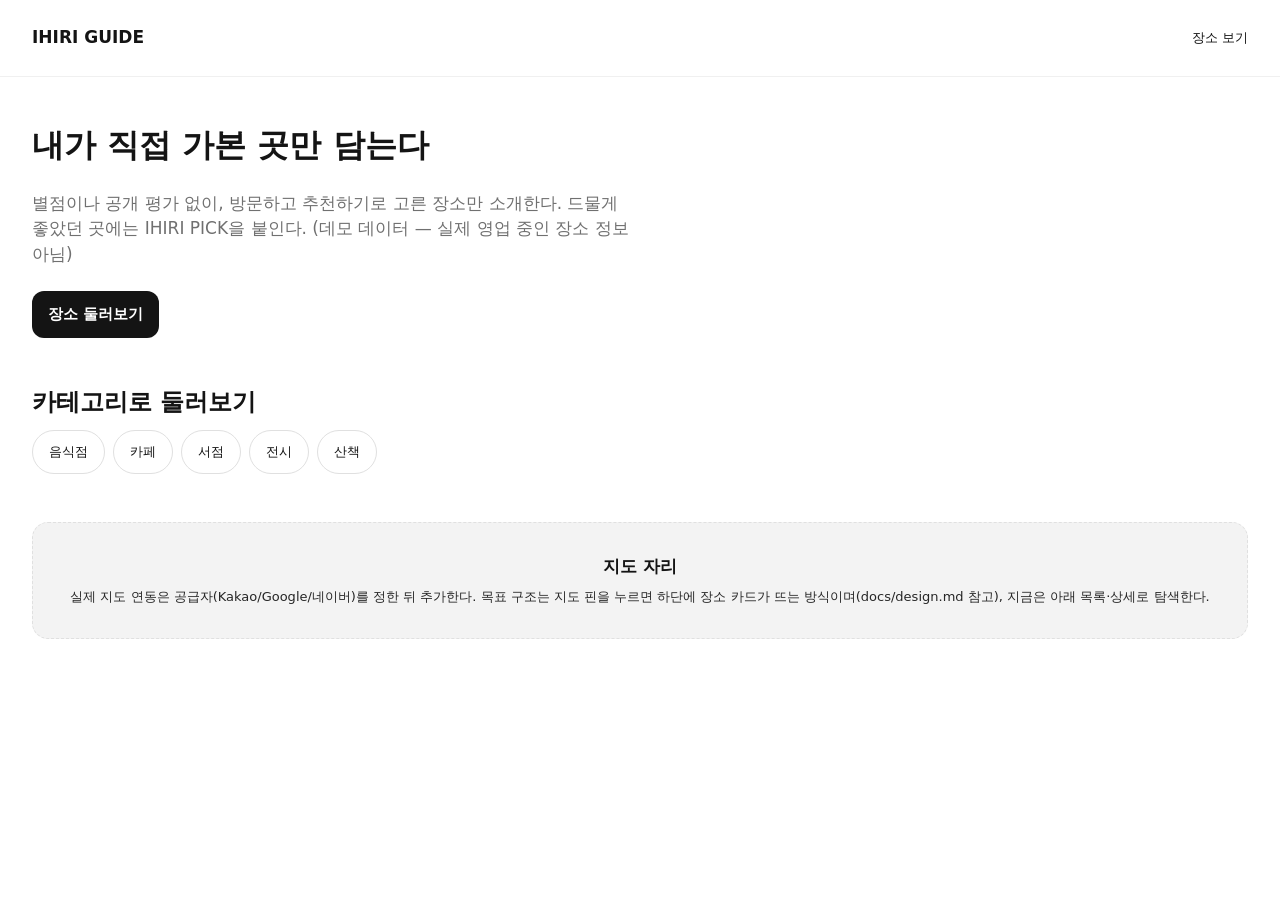
<file: ihiri-pickplace/index.html>
<!DOCTYPE html><!--T_Prrvd8GSF_u5_WhAFz8--><html lang="ko" class="h-full antialiased"><head><meta charSet="utf-8"/><meta name="viewport" content="width=device-width, initial-scale=1"/><link rel="stylesheet" href="/ihiri-pickplace/_next/static/css/95b7f43045d055ea.css" data-precedence="next"/><link rel="preload" as="script" fetchPriority="low" href="/ihiri-pickplace/_next/static/chunks/webpack-e9f0e71c3b3a4c23.js"/><script src="/ihiri-pickplace/_next/static/chunks/026dac2b-8129c9b4ce4fa42c.js" async=""></script><script src="/ihiri-pickplace/_next/static/chunks/955-4f0d7926146a3f36.js" async=""></script><script src="/ihiri-pickplace/_next/static/chunks/main-app-06295a3715cd279b.js" async=""></script><script src="/ihiri-pickplace/_next/static/chunks/307-0ffb631b9d63e69a.js" async=""></script><script src="/ihiri-pickplace/_next/static/chunks/app/page-40b80aaf1098b9ac.js" async=""></script><meta name="theme-color" content="#141414"/><title>IHIRI GUIDE</title><meta name="description" content="직접 방문하고 추천하기로 고른 장소만 소개하는 개인 큐레이션 가이드 (데모 데이터, 실제 영업 중인 장소 정보 아님)"/><link rel="manifest" href="/ihiri-pickplace/manifest.webmanifest"/><link rel="icon" href="/ihiri-pickplace/icons/favicon.svg" type="image/svg+xml"/><link rel="apple-touch-icon" href="/ihiri-pickplace/icons/apple-touch-icon.png" sizes="180x180"/><script src="/ihiri-pickplace/_next/static/chunks/polyfills-42372ed130431b0a.js" noModule=""></script></head><body class="min-h-full flex flex-col bg-canvas text-ink"><div hidden=""><!--$--><!--/$--></div><header class="border-b border-hairline-soft"><div class="mx-auto max-w-[1440px] px-4 sm:px-6 lg:px-8 py-4 flex items-center justify-between"><a data-type="emphasis" class="inline-flex items-center min-h-11 text-emphasis font-semibold" href="/ihiri-pickplace/">IHIRI GUIDE</a><nav aria-label="주요 이동"><a data-type="body-sm" class="inline-flex items-center min-h-11 text-body-sm hover:text-accent transition-colors" href="/ihiri-pickplace/places/">장소 보기</a></nav></div></header><main class="flex-1"><section class="mx-auto max-w-[1440px] px-4 sm:px-6 lg:px-8 py-12 flex flex-col gap-6"><h1 data-type="display" class="text-display font-bold break-keep max-w-[720px]">내가 직접 가본 곳만 담는다</h1><p data-type="body-lg" class="text-body-lg font-light text-text-muted max-w-[640px] break-keep">별점이나 공개 평가 없이, 방문하고 추천하기로 고른 장소만 소개한다. 드물게 좋았던 곳에는 IHIRI PICK을 붙인다. (데모 데이터 — 실제 영업 중인 장소 정보 아님)</p><div><a data-ui="button" class="inline-flex items-center justify-center rounded-control px-4 py-3 text-body font-semibold transition-colors bg-ink text-white hover:bg-ink-soft" href="/ihiri-pickplace/places/">장소 둘러보기</a></div></section><section class="mx-auto max-w-[1440px] px-4 sm:px-6 lg:px-8 pb-12 flex flex-col gap-3"><h2 data-type="section" class="text-section font-bold">카테고리로 둘러보기</h2><div class="flex flex-wrap gap-2"><a data-ui="pill" data-type="body-sm" class="inline-flex items-center justify-center min-h-11 rounded-pill border border-hairline px-4 py-2 text-body-sm hover:bg-canvas-soft transition-colors" href="/ihiri-pickplace/places/?category=%EC%9D%8C%EC%8B%9D%EC%A0%90">음식점</a><a data-ui="pill" data-type="body-sm" class="inline-flex items-center justify-center min-h-11 rounded-pill border border-hairline px-4 py-2 text-body-sm hover:bg-canvas-soft transition-colors" href="/ihiri-pickplace/places/?category=%EC%B9%B4%ED%8E%98">카페</a><a data-ui="pill" data-type="body-sm" class="inline-flex items-center justify-center min-h-11 rounded-pill border border-hairline px-4 py-2 text-body-sm hover:bg-canvas-soft transition-colors" href="/ihiri-pickplace/places/?category=%EC%84%9C%EC%A0%90">서점</a><a data-ui="pill" data-type="body-sm" class="inline-flex items-center justify-center min-h-11 rounded-pill border border-hairline px-4 py-2 text-body-sm hover:bg-canvas-soft transition-colors" href="/ihiri-pickplace/places/?category=%EC%A0%84%EC%8B%9C">전시</a><a data-ui="pill" data-type="body-sm" class="inline-flex items-center justify-center min-h-11 rounded-pill border border-hairline px-4 py-2 text-body-sm hover:bg-canvas-soft transition-colors" href="/ihiri-pickplace/places/?category=%EC%82%B0%EC%B1%85">산책</a></div></section><section class="mx-auto max-w-[1440px] px-4 sm:px-6 lg:px-8 pb-16"><div data-ui="card" class="rounded-card border border-dashed border-hairline bg-canvas-soft p-8 text-center"><p data-type="emphasis" class="text-emphasis font-semibold">지도 자리</p><p data-type="body-sm" class="text-body-sm text-ink-soft mt-2">실제 지도 연동은 공급자(Kakao/Google/네이버)를 정한 뒤 추가한다. 목표 구조는 지도 핀을 누르면 하단에 장소 카드가 뜨는 방식이며(docs/design.md 참고), 지금은 아래 목록·상세로 탐색한다.</p></div></section></main><!--$--><!--/$--><script src="/ihiri-pickplace/_next/static/chunks/webpack-e9f0e71c3b3a4c23.js" id="_R_" async=""></script><script>(self.__next_f=self.__next_f||[]).push([0])</script><script>self.__next_f.push([1,"1:\"$Sreact.fragment\"\n2:I[2870,[],\"\"]\n3:I[1772,[],\"\"]\n4:I[9307,[\"307\",\"static/chunks/307-0ffb631b9d63e69a.js\",\"974\",\"static/chunks/app/page-40b80aaf1098b9ac.js\"],\"\"]\na:I[5582,[],\"\"]\n:HL[\"/ihiri-pickplace/_next/static/css/95b7f43045d055ea.css\",\"style\"]\n"])</script><script>self.__next_f.push([1,"0:{\"P\":null,\"b\":\"T_Prrvd8GSF-u5-WhAFz8\",\"p\":\"/ihiri-pickplace\",\"c\":[\"\",\"\"],\"i\":false,\"f\":[[[\"\",{\"children\":[\"__PAGE__\",{}]},\"$undefined\",\"$undefined\",true],[\"\",[\"$\",\"$1\",\"c\",{\"children\":[[[\"$\",\"link\",\"0\",{\"rel\":\"stylesheet\",\"href\":\"/ihiri-pickplace/_next/static/css/95b7f43045d055ea.css\",\"precedence\":\"next\",\"crossOrigin\":\"$undefined\",\"nonce\":\"$undefined\"}]],[\"$\",\"html\",null,{\"lang\":\"ko\",\"className\":\"h-full antialiased\",\"children\":[\"$\",\"body\",null,{\"className\":\"min-h-full flex flex-col bg-canvas text-ink\",\"children\":[\"$\",\"$L2\",null,{\"parallelRouterKey\":\"children\",\"error\":\"$undefined\",\"errorStyles\":\"$undefined\",\"errorScripts\":\"$undefined\",\"template\":[\"$\",\"$L3\",null,{}],\"templateStyles\":\"$undefined\",\"templateScripts\":\"$undefined\",\"notFound\":[[[\"$\",\"title\",null,{\"children\":\"404: This page could not be found.\"}],[\"$\",\"div\",null,{\"style\":{\"fontFamily\":\"system-ui,\\\"Segoe UI\\\",Roboto,Helvetica,Arial,sans-serif,\\\"Apple Color Emoji\\\",\\\"Segoe UI Emoji\\\"\",\"height\":\"100vh\",\"textAlign\":\"center\",\"display\":\"flex\",\"flexDirection\":\"column\",\"alignItems\":\"center\",\"justifyContent\":\"center\"},\"children\":[\"$\",\"div\",null,{\"children\":[[\"$\",\"style\",null,{\"dangerouslySetInnerHTML\":{\"__html\":\"body{color:#000;background:#fff;margin:0}.next-error-h1{border-right:1px solid rgba(0,0,0,.3)}@media (prefers-color-scheme:dark){body{color:#fff;background:#000}.next-error-h1{border-right:1px solid rgba(255,255,255,.3)}}\"}}],[\"$\",\"h1\",null,{\"className\":\"next-error-h1\",\"style\":{\"display\":\"inline-block\",\"margin\":\"0 20px 0 0\",\"padding\":\"0 23px 0 0\",\"fontSize\":24,\"fontWeight\":500,\"verticalAlign\":\"top\",\"lineHeight\":\"49px\"},\"children\":404}],[\"$\",\"div\",null,{\"style\":{\"display\":\"inline-block\"},\"children\":[\"$\",\"h2\",null,{\"style\":{\"fontSize\":14,\"fontWeight\":400,\"lineHeight\":\"49px\",\"margin\":0},\"children\":\"This page could not be found.\"}]}]]}]}]],[]],\"forbidden\":\"$undefined\",\"unauthorized\":\"$undefined\"}]}]}]]}],{\"children\":[\"__PAGE__\",[\"$\",\"$1\",\"c\",{\"children\":[[[\"$\",\"header\",null,{\"className\":\"border-b border-hairline-soft\",\"children\":[\"$\",\"div\",null,{\"className\":\"mx-auto max-w-[1440px] px-4 sm:px-6 lg:px-8 py-4 flex items-center justify-between\",\"children\":[[\"$\",\"$L4\",null,{\"href\":\"/\",\"data-type\":\"emphasis\",\"className\":\"inline-flex items-center min-h-11 text-emphasis font-semibold\",\"children\":\"IHIRI GUIDE\"}],[\"$\",\"nav\",null,{\"aria-label\":\"주요 이동\",\"children\":[\"$\",\"$L4\",null,{\"href\":\"/places\",\"data-type\":\"body-sm\",\"className\":\"inline-flex items-center min-h-11 text-body-sm hover:text-accent transition-colors\",\"children\":\"장소 보기\"}]}]]}]}],[\"$\",\"main\",null,{\"className\":\"flex-1\",\"children\":[[\"$\",\"section\",null,{\"className\":\"mx-auto max-w-[1440px] px-4 sm:px-6 lg:px-8 py-12 flex flex-col gap-6\",\"children\":[[\"$\",\"h1\",null,{\"data-type\":\"display\",\"className\":\"text-display font-bold break-keep max-w-[720px]\",\"children\":\"내가 직접 가본 곳만 담는다\"}],[\"$\",\"p\",null,{\"data-type\":\"body-lg\",\"className\":\"text-body-lg font-light text-text-muted max-w-[640px] break-keep\",\"children\":\"별점이나 공개 평가 없이, 방문하고 추천하기로 고른 장소만 소개한다. 드물게 좋았던 곳에는 IHIRI PICK을 붙인다. (데모 데이터 — 실제 영업 중인 장소 정보 아님)\"}],[\"$\",\"div\",null,{\"children\":[\"$\",\"$L4\",null,{\"href\":\"/places\",\"data-ui\":\"button\",\"className\":\"inline-flex items-center justify-center rounded-control px-4 py-3 text-body font-semibold transition-colors bg-ink text-white hover:bg-ink-soft\",\"children\":\"장소 둘러보기\"}]}]]}],[\"$\",\"section\",null,{\"className\":\"mx-auto max-w-[1440px] px-4 sm:px-6 lg:px-8 pb-12 flex flex-col gap-3\",\"children\":[[\"$\",\"h2\",null,{\"data-type\":\"section\",\"className\":\"text-section font-bold\",\"children\":\"카테고리로 둘러보기\"}],[\"$\",\"div\",null,{\"className\":\"flex flex-wrap gap-2\",\"children\":[[\"$\",\"$L4\",\"음식점\",{\"href\":\"/places?category=%EC%9D%8C%EC%8B%9D%EC%A0%90\",\"data-ui\":\"pill\",\"data-type\":\"body-sm\",\"className\":\"inline-flex items-center justify-center min-h-11 rounded-pill border border-hairline px-4 py-2 text-body-sm hover:bg-canvas-soft transition-colors\",\"children\":\"음식점\"}],[\"$\",\"$L4\",\"카페\",{\"href\":\"/places?category=%EC%B9%B4%ED%8E%98\",\"data-ui\":\"pill\",\"data-type\":\"body-sm\",\"className\":\"inline-flex items-center justify-center min-h-11 rounded-pill border border-hairline px-4 py-2 text-body-sm hover:bg-canvas-soft transition-colors\",\"children\":\"카페\"}],[\"$\",\"$L4\",\"서점\",{\"href\":\"/places?category=%EC%84%9C%EC%A0%90\",\"data-ui\":\"pill\",\"data-type\":\"body-sm\",\"className\":\"inline-flex items-center justify-center min-h-11 rounded-pill border border-hairline px-4 py-2 text-body-sm hover:bg-canvas-soft transition-colors\",\"children\":\"서점\"}],\"$L5\",\"$L6\"]}]]}],\"$L7\"]}]],null,\"$L8\"]}],{},null,false]},null,false],\"$L9\",false]],\"m\":\"$undefined\",\"G\":[\"$a\",[]],\"s\":false,\"S\":true}\n"])</script><script>self.__next_f.push([1,"b:I[1983,[],\"OutletBoundary\"]\nd:I[2830,[],\"AsyncMetadataOutlet\"]\nf:I[1983,[],\"ViewportBoundary\"]\n11:I[1983,[],\"MetadataBoundary\"]\n12:\"$Sreact.suspense\"\n5:[\"$\",\"$L4\",\"전시\",{\"href\":\"/places?category=%EC%A0%84%EC%8B%9C\",\"data-ui\":\"pill\",\"data-type\":\"body-sm\",\"className\":\"inline-flex items-center justify-center min-h-11 rounded-pill border border-hairline px-4 py-2 text-body-sm hover:bg-canvas-soft transition-colors\",\"children\":\"전시\"}]\n6:[\"$\",\"$L4\",\"산책\",{\"href\":\"/places?category=%EC%82%B0%EC%B1%85\",\"data-ui\":\"pill\",\"data-type\":\"body-sm\",\"className\":\"inline-flex items-center justify-center min-h-11 rounded-pill border border-hairline px-4 py-2 text-body-sm hover:bg-canvas-soft transition-colors\",\"children\":\"산책\"}]\n7:[\"$\",\"section\",null,{\"className\":\"mx-auto max-w-[1440px] px-4 sm:px-6 lg:px-8 pb-16\",\"children\":[\"$\",\"div\",null,{\"data-ui\":\"card\",\"className\":\"rounded-card border border-dashed border-hairline bg-canvas-soft p-8 text-center\",\"children\":[[\"$\",\"p\",null,{\"data-type\":\"emphasis\",\"className\":\"text-emphasis font-semibold\",\"children\":\"지도 자리\"}],[\"$\",\"p\",null,{\"data-type\":\"body-sm\",\"className\":\"text-body-sm text-ink-soft mt-2\",\"children\":\"실제 지도 연동은 공급자(Kakao/Google/네이버)를 정한 뒤 추가한다. 목표 구조는 지도 핀을 누르면 하단에 장소 카드가 뜨는 방식이며(docs/design.md 참고), 지금은 아래 목록·상세로 탐색한다.\"}]]}]}]\n8:[\"$\",\"$Lb\",null,{\"children\":[\"$Lc\",[\"$\",\"$Ld\",null,{\"promise\":\"$@e\"}]]}]\n9:[\"$\",\"$1\",\"h\",{\"children\":[null,[[\"$\",\"$Lf\",null,{\"children\":\"$L10\"}],null],[\"$\",\"$L11\",null,{\"children\":[\"$\",\"div\",null,{\"hidden\":true,\"children\":[\"$\",\"$12\",null,{\"fallback\":null,\"children\":\"$L13\"}]}]}]]}]\n"])</script><script>self.__next_f.push([1,"10:[[\"$\",\"meta\",\"0\",{\"charSet\":\"utf-8\"}],[\"$\",\"meta\",\"1\",{\"name\":\"viewport\",\"content\":\"width=device-width, initial-scale=1\"}],[\"$\",\"meta\",\"2\",{\"name\":\"theme-color\",\"content\":\"#141414\"}]]\nc:null\n"])</script><script>self.__next_f.push([1,"14:I[4606,[],\"IconMark\"]\ne:{\"metadata\":[[\"$\",\"title\",\"0\",{\"children\":\"IHIRI GUIDE\"}],[\"$\",\"meta\",\"1\",{\"name\":\"description\",\"content\":\"직접 방문하고 추천하기로 고른 장소만 소개하는 개인 큐레이션 가이드 (데모 데이터, 실제 영업 중인 장소 정보 아님)\"}],[\"$\",\"link\",\"2\",{\"rel\":\"manifest\",\"href\":\"/ihiri-pickplace/manifest.webmanifest\",\"crossOrigin\":\"$undefined\"}],[\"$\",\"link\",\"3\",{\"rel\":\"icon\",\"href\":\"/ihiri-pickplace/icons/favicon.svg\",\"type\":\"image/svg+xml\"}],[\"$\",\"link\",\"4\",{\"rel\":\"apple-touch-icon\",\"href\":\"/ihiri-pickplace/icons/apple-touch-icon.png\",\"sizes\":\"180x180\"}],[\"$\",\"$L14\",\"5\",{}]],\"error\":null,\"digest\":\"$undefined\"}\n"])</script><script>self.__next_f.push([1,"13:\"$e:metadata\"\n"])</script></body></html>
</file>
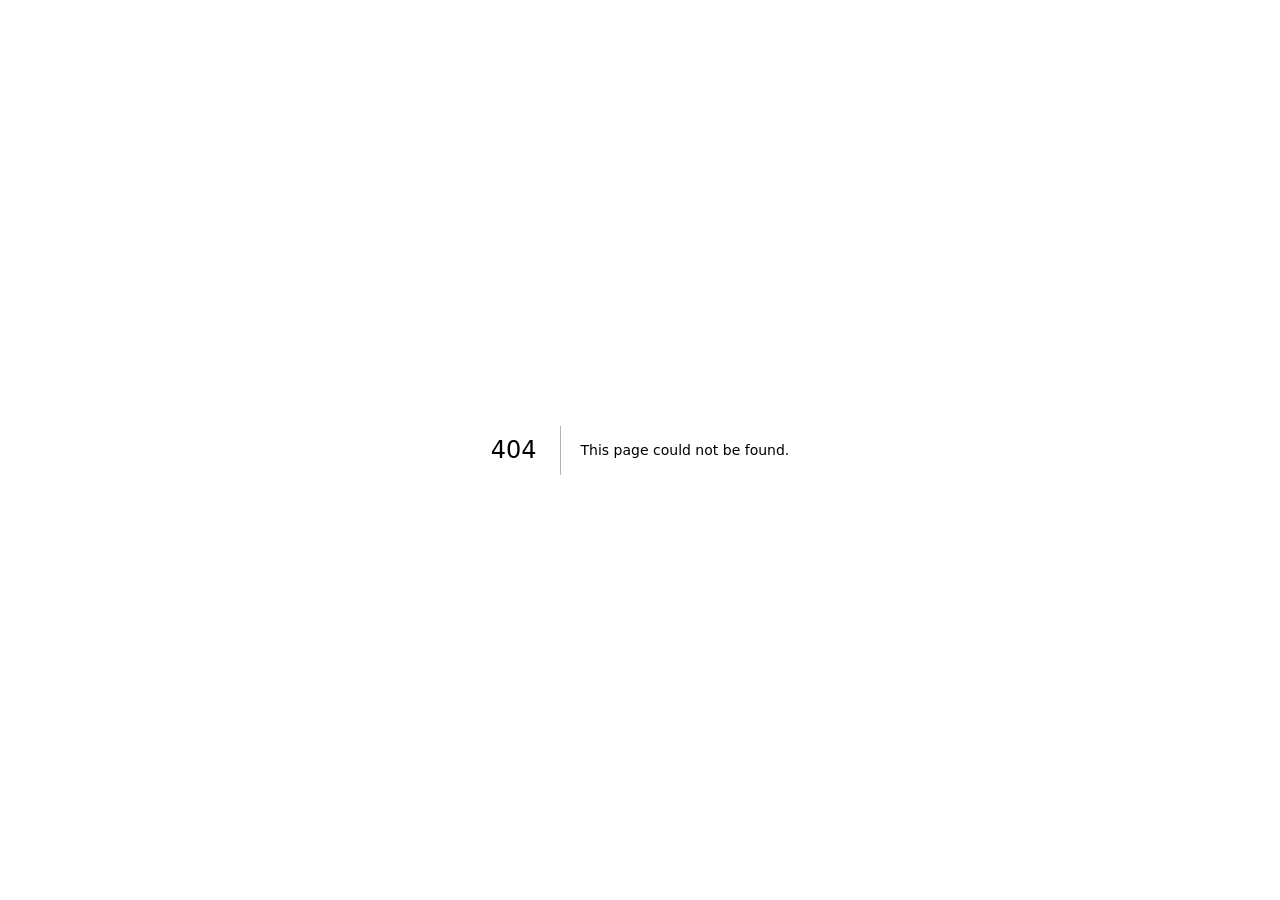
<file: ihiri-pickplace/404/index.html>
<!DOCTYPE html><!--T_Prrvd8GSF_u5_WhAFz8--><html lang="ko" class="h-full antialiased"><head><meta charSet="utf-8"/><meta name="viewport" content="width=device-width, initial-scale=1"/><link rel="stylesheet" href="/ihiri-pickplace/_next/static/css/95b7f43045d055ea.css" data-precedence="next"/><link rel="preload" as="script" fetchPriority="low" href="/ihiri-pickplace/_next/static/chunks/webpack-e9f0e71c3b3a4c23.js"/><script src="/ihiri-pickplace/_next/static/chunks/026dac2b-8129c9b4ce4fa42c.js" async=""></script><script src="/ihiri-pickplace/_next/static/chunks/955-4f0d7926146a3f36.js" async=""></script><script src="/ihiri-pickplace/_next/static/chunks/main-app-06295a3715cd279b.js" async=""></script><meta name="robots" content="noindex"/><title>404: This page could not be found.</title><meta name="theme-color" content="#141414"/><title>IHIRI GUIDE</title><meta name="description" content="직접 방문하고 추천하기로 고른 장소만 소개하는 개인 큐레이션 가이드 (데모 데이터, 실제 영업 중인 장소 정보 아님)"/><link rel="manifest" href="/ihiri-pickplace/manifest.webmanifest"/><link rel="icon" href="/ihiri-pickplace/icons/favicon.svg" type="image/svg+xml"/><link rel="apple-touch-icon" href="/ihiri-pickplace/icons/apple-touch-icon.png" sizes="180x180"/><script src="/ihiri-pickplace/_next/static/chunks/polyfills-42372ed130431b0a.js" noModule=""></script></head><body class="min-h-full flex flex-col bg-canvas text-ink"><div hidden=""><!--$--><!--/$--></div><div style="font-family:system-ui,&quot;Segoe UI&quot;,Roboto,Helvetica,Arial,sans-serif,&quot;Apple Color Emoji&quot;,&quot;Segoe UI Emoji&quot;;height:100vh;text-align:center;display:flex;flex-direction:column;align-items:center;justify-content:center"><div><style>body{color:#000;background:#fff;margin:0}.next-error-h1{border-right:1px solid rgba(0,0,0,.3)}@media (prefers-color-scheme:dark){body{color:#fff;background:#000}.next-error-h1{border-right:1px solid rgba(255,255,255,.3)}}</style><h1 class="next-error-h1" style="display:inline-block;margin:0 20px 0 0;padding:0 23px 0 0;font-size:24px;font-weight:500;vertical-align:top;line-height:49px">404</h1><div style="display:inline-block"><h2 style="font-size:14px;font-weight:400;line-height:49px;margin:0">This page could not be found.</h2></div></div></div><!--$--><!--/$--><script src="/ihiri-pickplace/_next/static/chunks/webpack-e9f0e71c3b3a4c23.js" id="_R_" async=""></script><script>(self.__next_f=self.__next_f||[]).push([0])</script><script>self.__next_f.push([1,"1:\"$Sreact.fragment\"\n2:I[2870,[],\"\"]\n3:I[1772,[],\"\"]\n4:I[1983,[],\"OutletBoundary\"]\n6:I[2830,[],\"AsyncMetadataOutlet\"]\n8:I[1983,[],\"ViewportBoundary\"]\na:I[1983,[],\"MetadataBoundary\"]\nb:\"$Sreact.suspense\"\nd:I[5582,[],\"\"]\n:HL[\"/ihiri-pickplace/_next/static/css/95b7f43045d055ea.css\",\"style\"]\n"])</script><script>self.__next_f.push([1,"0:{\"P\":null,\"b\":\"T_Prrvd8GSF-u5-WhAFz8\",\"p\":\"/ihiri-pickplace\",\"c\":[\"\",\"_not-found\",\"\"],\"i\":false,\"f\":[[[\"\",{\"children\":[\"/_not-found\",{\"children\":[\"__PAGE__\",{}]}]},\"$undefined\",\"$undefined\",true],[\"\",[\"$\",\"$1\",\"c\",{\"children\":[[[\"$\",\"link\",\"0\",{\"rel\":\"stylesheet\",\"href\":\"/ihiri-pickplace/_next/static/css/95b7f43045d055ea.css\",\"precedence\":\"next\",\"crossOrigin\":\"$undefined\",\"nonce\":\"$undefined\"}]],[\"$\",\"html\",null,{\"lang\":\"ko\",\"className\":\"h-full antialiased\",\"children\":[\"$\",\"body\",null,{\"className\":\"min-h-full flex flex-col bg-canvas text-ink\",\"children\":[\"$\",\"$L2\",null,{\"parallelRouterKey\":\"children\",\"error\":\"$undefined\",\"errorStyles\":\"$undefined\",\"errorScripts\":\"$undefined\",\"template\":[\"$\",\"$L3\",null,{}],\"templateStyles\":\"$undefined\",\"templateScripts\":\"$undefined\",\"notFound\":\"$undefined\",\"forbidden\":\"$undefined\",\"unauthorized\":\"$undefined\"}]}]}]]}],{\"children\":[\"/_not-found\",[\"$\",\"$1\",\"c\",{\"children\":[null,[\"$\",\"$L2\",null,{\"parallelRouterKey\":\"children\",\"error\":\"$undefined\",\"errorStyles\":\"$undefined\",\"errorScripts\":\"$undefined\",\"template\":[\"$\",\"$L3\",null,{}],\"templateStyles\":\"$undefined\",\"templateScripts\":\"$undefined\",\"notFound\":\"$undefined\",\"forbidden\":\"$undefined\",\"unauthorized\":\"$undefined\"}]]}],{\"children\":[\"__PAGE__\",[\"$\",\"$1\",\"c\",{\"children\":[[[\"$\",\"title\",null,{\"children\":\"404: This page could not be found.\"}],[\"$\",\"div\",null,{\"style\":{\"fontFamily\":\"system-ui,\\\"Segoe UI\\\",Roboto,Helvetica,Arial,sans-serif,\\\"Apple Color Emoji\\\",\\\"Segoe UI Emoji\\\"\",\"height\":\"100vh\",\"textAlign\":\"center\",\"display\":\"flex\",\"flexDirection\":\"column\",\"alignItems\":\"center\",\"justifyContent\":\"center\"},\"children\":[\"$\",\"div\",null,{\"children\":[[\"$\",\"style\",null,{\"dangerouslySetInnerHTML\":{\"__html\":\"body{color:#000;background:#fff;margin:0}.next-error-h1{border-right:1px solid rgba(0,0,0,.3)}@media (prefers-color-scheme:dark){body{color:#fff;background:#000}.next-error-h1{border-right:1px solid rgba(255,255,255,.3)}}\"}}],[\"$\",\"h1\",null,{\"className\":\"next-error-h1\",\"style\":{\"display\":\"inline-block\",\"margin\":\"0 20px 0 0\",\"padding\":\"0 23px 0 0\",\"fontSize\":24,\"fontWeight\":500,\"verticalAlign\":\"top\",\"lineHeight\":\"49px\"},\"children\":404}],[\"$\",\"div\",null,{\"style\":{\"display\":\"inline-block\"},\"children\":[\"$\",\"h2\",null,{\"style\":{\"fontSize\":14,\"fontWeight\":400,\"lineHeight\":\"49px\",\"margin\":0},\"children\":\"This page could not be found.\"}]}]]}]}]],null,[\"$\",\"$L4\",null,{\"children\":[\"$L5\",[\"$\",\"$L6\",null,{\"promise\":\"$@7\"}]]}]]}],{},null,false]},null,false]},null,false],[\"$\",\"$1\",\"h\",{\"children\":[[\"$\",\"meta\",null,{\"name\":\"robots\",\"content\":\"noindex\"}],[[\"$\",\"$L8\",null,{\"children\":\"$L9\"}],null],[\"$\",\"$La\",null,{\"children\":[\"$\",\"div\",null,{\"hidden\":true,\"children\":[\"$\",\"$b\",null,{\"fallback\":null,\"children\":\"$Lc\"}]}]}]]}],false]],\"m\":\"$undefined\",\"G\":[\"$d\",[]],\"s\":false,\"S\":true}\n"])</script><script>self.__next_f.push([1,"9:[[\"$\",\"meta\",\"0\",{\"charSet\":\"utf-8\"}],[\"$\",\"meta\",\"1\",{\"name\":\"viewport\",\"content\":\"width=device-width, initial-scale=1\"}],[\"$\",\"meta\",\"2\",{\"name\":\"theme-color\",\"content\":\"#141414\"}]]\n5:null\n"])</script><script>self.__next_f.push([1,"e:I[4606,[],\"IconMark\"]\n7:{\"metadata\":[[\"$\",\"title\",\"0\",{\"children\":\"IHIRI GUIDE\"}],[\"$\",\"meta\",\"1\",{\"name\":\"description\",\"content\":\"직접 방문하고 추천하기로 고른 장소만 소개하는 개인 큐레이션 가이드 (데모 데이터, 실제 영업 중인 장소 정보 아님)\"}],[\"$\",\"link\",\"2\",{\"rel\":\"manifest\",\"href\":\"/ihiri-pickplace/manifest.webmanifest\",\"crossOrigin\":\"$undefined\"}],[\"$\",\"link\",\"3\",{\"rel\":\"icon\",\"href\":\"/ihiri-pickplace/icons/favicon.svg\",\"type\":\"image/svg+xml\"}],[\"$\",\"link\",\"4\",{\"rel\":\"apple-touch-icon\",\"href\":\"/ihiri-pickplace/icons/apple-touch-icon.png\",\"sizes\":\"180x180\"}],[\"$\",\"$Le\",\"5\",{}]],\"error\":null,\"digest\":\"$undefined\"}\n"])</script><script>self.__next_f.push([1,"c:\"$7:metadata\"\n"])</script></body></html>
</file>
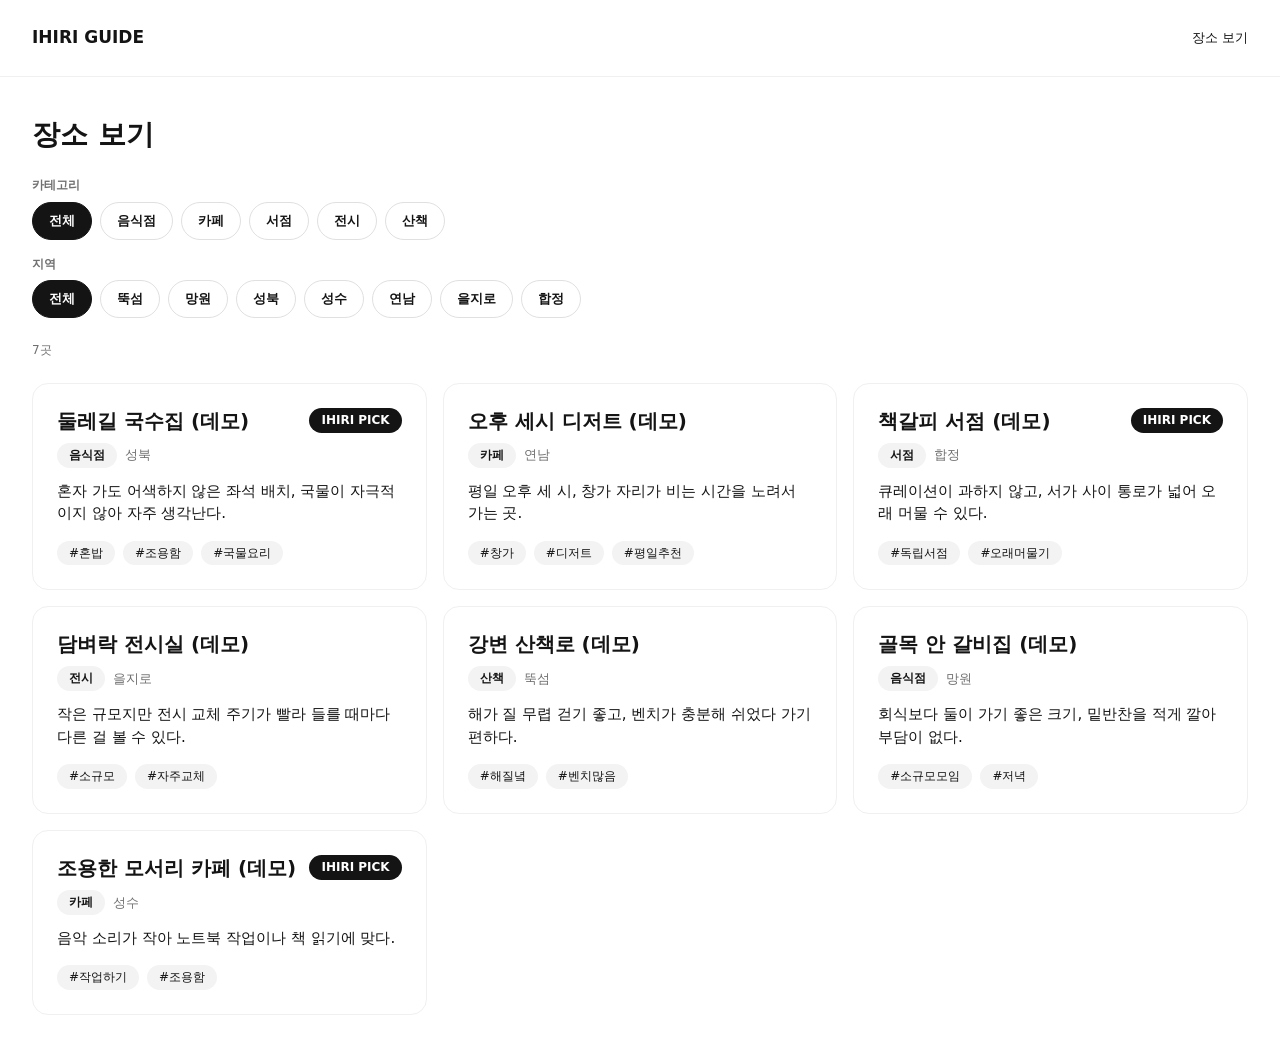
<file: ihiri-pickplace/places/index.html>
<!DOCTYPE html><!--T_Prrvd8GSF_u5_WhAFz8--><html lang="ko" class="h-full antialiased"><head><meta charSet="utf-8"/><meta name="viewport" content="width=device-width, initial-scale=1"/><link rel="stylesheet" href="/ihiri-pickplace/_next/static/css/95b7f43045d055ea.css" data-precedence="next"/><link rel="preload" as="script" fetchPriority="low" href="/ihiri-pickplace/_next/static/chunks/webpack-e9f0e71c3b3a4c23.js"/><script src="/ihiri-pickplace/_next/static/chunks/026dac2b-8129c9b4ce4fa42c.js" async=""></script><script src="/ihiri-pickplace/_next/static/chunks/955-4f0d7926146a3f36.js" async=""></script><script src="/ihiri-pickplace/_next/static/chunks/main-app-06295a3715cd279b.js" async=""></script><script src="/ihiri-pickplace/_next/static/chunks/307-0ffb631b9d63e69a.js" async=""></script><script src="/ihiri-pickplace/_next/static/chunks/app/places/page-87542afac1ff58bc.js" async=""></script><meta name="theme-color" content="#141414"/><title>장소 보기 — IHIRI GUIDE</title><meta name="description" content="직접 방문하고 추천하기로 고른 장소만 소개하는 개인 큐레이션 가이드 (데모 데이터, 실제 영업 중인 장소 정보 아님)"/><link rel="manifest" href="/ihiri-pickplace/manifest.webmanifest"/><link rel="icon" href="/ihiri-pickplace/icons/favicon.svg" type="image/svg+xml"/><link rel="apple-touch-icon" href="/ihiri-pickplace/icons/apple-touch-icon.png" sizes="180x180"/><script src="/ihiri-pickplace/_next/static/chunks/polyfills-42372ed130431b0a.js" noModule=""></script></head><body class="min-h-full flex flex-col bg-canvas text-ink"><div hidden=""><!--$--><!--/$--></div><header class="border-b border-hairline-soft"><div class="mx-auto max-w-[1440px] px-4 sm:px-6 lg:px-8 py-4 flex items-center justify-between"><a data-type="emphasis" class="inline-flex items-center min-h-11 text-emphasis font-semibold" href="/ihiri-pickplace/">IHIRI GUIDE</a><nav aria-label="주요 이동"><a data-type="body-sm" class="inline-flex items-center min-h-11 text-body-sm hover:text-accent transition-colors" href="/ihiri-pickplace/places/">장소 보기</a></nav></div></header><main class="flex-1 mx-auto max-w-[1440px] px-4 sm:px-6 lg:px-8 py-10 w-full"><h1 data-type="title" class="text-title font-bold mb-6">장소 보기</h1><!--$!--><template data-dgst="BAILOUT_TO_CLIENT_SIDE_RENDERING"></template><!--/$--></main><!--$--><!--/$--><script src="/ihiri-pickplace/_next/static/chunks/webpack-e9f0e71c3b3a4c23.js" id="_R_" async=""></script><script>(self.__next_f=self.__next_f||[]).push([0])</script><script>self.__next_f.push([1,"1:\"$Sreact.fragment\"\n2:I[2870,[],\"\"]\n3:I[1772,[],\"\"]\n4:I[9307,[\"307\",\"static/chunks/307-0ffb631b9d63e69a.js\",\"19\",\"static/chunks/app/places/page-87542afac1ff58bc.js\"],\"\"]\n5:\"$Sreact.suspense\"\n6:I[4971,[\"307\",\"static/chunks/307-0ffb631b9d63e69a.js\",\"19\",\"static/chunks/app/places/page-87542afac1ff58bc.js\"],\"PlaceExplorer\"]\n9:I[5582,[],\"\"]\n:HL[\"/ihiri-pickplace/_next/static/css/95b7f43045d055ea.css\",\"style\"]\n"])</script><script>self.__next_f.push([1,"0:{\"P\":null,\"b\":\"T_Prrvd8GSF-u5-WhAFz8\",\"p\":\"/ihiri-pickplace\",\"c\":[\"\",\"places\",\"\"],\"i\":false,\"f\":[[[\"\",{\"children\":[\"places\",{\"children\":[\"__PAGE__\",{}]}]},\"$undefined\",\"$undefined\",true],[\"\",[\"$\",\"$1\",\"c\",{\"children\":[[[\"$\",\"link\",\"0\",{\"rel\":\"stylesheet\",\"href\":\"/ihiri-pickplace/_next/static/css/95b7f43045d055ea.css\",\"precedence\":\"next\",\"crossOrigin\":\"$undefined\",\"nonce\":\"$undefined\"}]],[\"$\",\"html\",null,{\"lang\":\"ko\",\"className\":\"h-full antialiased\",\"children\":[\"$\",\"body\",null,{\"className\":\"min-h-full flex flex-col bg-canvas text-ink\",\"children\":[\"$\",\"$L2\",null,{\"parallelRouterKey\":\"children\",\"error\":\"$undefined\",\"errorStyles\":\"$undefined\",\"errorScripts\":\"$undefined\",\"template\":[\"$\",\"$L3\",null,{}],\"templateStyles\":\"$undefined\",\"templateScripts\":\"$undefined\",\"notFound\":[[[\"$\",\"title\",null,{\"children\":\"404: This page could not be found.\"}],[\"$\",\"div\",null,{\"style\":{\"fontFamily\":\"system-ui,\\\"Segoe UI\\\",Roboto,Helvetica,Arial,sans-serif,\\\"Apple Color Emoji\\\",\\\"Segoe UI Emoji\\\"\",\"height\":\"100vh\",\"textAlign\":\"center\",\"display\":\"flex\",\"flexDirection\":\"column\",\"alignItems\":\"center\",\"justifyContent\":\"center\"},\"children\":[\"$\",\"div\",null,{\"children\":[[\"$\",\"style\",null,{\"dangerouslySetInnerHTML\":{\"__html\":\"body{color:#000;background:#fff;margin:0}.next-error-h1{border-right:1px solid rgba(0,0,0,.3)}@media (prefers-color-scheme:dark){body{color:#fff;background:#000}.next-error-h1{border-right:1px solid rgba(255,255,255,.3)}}\"}}],[\"$\",\"h1\",null,{\"className\":\"next-error-h1\",\"style\":{\"display\":\"inline-block\",\"margin\":\"0 20px 0 0\",\"padding\":\"0 23px 0 0\",\"fontSize\":24,\"fontWeight\":500,\"verticalAlign\":\"top\",\"lineHeight\":\"49px\"},\"children\":404}],[\"$\",\"div\",null,{\"style\":{\"display\":\"inline-block\"},\"children\":[\"$\",\"h2\",null,{\"style\":{\"fontSize\":14,\"fontWeight\":400,\"lineHeight\":\"49px\",\"margin\":0},\"children\":\"This page could not be found.\"}]}]]}]}]],[]],\"forbidden\":\"$undefined\",\"unauthorized\":\"$undefined\"}]}]}]]}],{\"children\":[\"places\",[\"$\",\"$1\",\"c\",{\"children\":[null,[\"$\",\"$L2\",null,{\"parallelRouterKey\":\"children\",\"error\":\"$undefined\",\"errorStyles\":\"$undefined\",\"errorScripts\":\"$undefined\",\"template\":[\"$\",\"$L3\",null,{}],\"templateStyles\":\"$undefined\",\"templateScripts\":\"$undefined\",\"notFound\":\"$undefined\",\"forbidden\":\"$undefined\",\"unauthorized\":\"$undefined\"}]]}],{\"children\":[\"__PAGE__\",[\"$\",\"$1\",\"c\",{\"children\":[[[\"$\",\"header\",null,{\"className\":\"border-b border-hairline-soft\",\"children\":[\"$\",\"div\",null,{\"className\":\"mx-auto max-w-[1440px] px-4 sm:px-6 lg:px-8 py-4 flex items-center justify-between\",\"children\":[[\"$\",\"$L4\",null,{\"href\":\"/\",\"data-type\":\"emphasis\",\"className\":\"inline-flex items-center min-h-11 text-emphasis font-semibold\",\"children\":\"IHIRI GUIDE\"}],[\"$\",\"nav\",null,{\"aria-label\":\"주요 이동\",\"children\":[\"$\",\"$L4\",null,{\"href\":\"/places\",\"data-type\":\"body-sm\",\"className\":\"inline-flex items-center min-h-11 text-body-sm hover:text-accent transition-colors\",\"children\":\"장소 보기\"}]}]]}]}],[\"$\",\"main\",null,{\"className\":\"flex-1 mx-auto max-w-[1440px] px-4 sm:px-6 lg:px-8 py-10 w-full\",\"children\":[[\"$\",\"h1\",null,{\"data-type\":\"title\",\"className\":\"text-title font-bold mb-6\",\"children\":\"장소 보기\"}],[\"$\",\"$5\",null,{\"fallback\":null,\"children\":[\"$\",\"$L6\",null,{\"places\":[{\"slug\":\"demo-dulle-noodle\",\"name\":\"둘레길 국수집 (데모)\",\"category\":\"음식점\",\"area\":\"성북\",\"oneLiner\":\"혼자 가도 어색하지 않은 좌석 배치, 국물이 자극적이지 않아 자주 생각난다.\",\"tags\":[\"혼밥\",\"조용함\",\"국물요리\"],\"ihiriPick\":true,\"demoAddress\":\"서울 성북구 데모로 12\",\"demoCoordinates\":{\"lat\":37.589,\"lng\":127.016}},{\"slug\":\"demo-afternoon-dessert\",\"name\":\"오후 세시 디저트 (데모)\",\"category\":\"카페\",\"area\":\"연남\",\"oneLiner\":\"평일 오후 세 시, 창가 자리가 비는 시간을 노려서 가는 곳.\",\"tags\":[\"창가\",\"디저트\",\"평일추천\"],\"ihiriPick\":false,\"demoAddress\":\"서울 마포구 데모길 45\",\"demoCoordinates\":{\"lat\":37.5636,\"lng\":126.9252}},{\"slug\":\"demo-corner-bookmark\",\"name\":\"책갈피 서점 (데모)\",\"category\":\"서점\",\"area\":\"합정\",\"oneLiner\":\"큐레이션이 과하지 않고, 서가 사이 통로가 넓어 오래 머물 수 있다.\",\"tags\":[\"독립서점\",\"오래머물기\"],\"ihiriPick\":true,\"demoAddress\":\"서울 마포구 데모길 7\",\"demoCoordinates\":{\"lat\":37.5497,\"lng\":126.9139}},{\"slug\":\"demo-wall-gallery\",\"name\":\"담벼락 전시실 (데모)\",\"category\":\"전시\",\"area\":\"을지로\",\"oneLiner\":\"작은 규모지만 전시 교체 주기가 빨라 들를 때마다 다른 걸 볼 수 있다.\",\"tags\":[\"소규모\",\"자주교체\"],\"ihiriPick\":false,\"demoAddress\":\"서울 중구 데모로 101\",\"demoCoordinates\":{\"lat\":37.5663,\"lng\":126.9915}},{\"slug\":\"demo-riverside-walk\",\"name\":\"강변 산책로 (데모)\",\"category\":\"산책\",\"area\":\"뚝섬\",\"oneLiner\":\"해가 질 무렵 걷기 좋고, 벤치가 충분해 쉬었다 가기 편하다.\",\"tags\":[\"해질녘\",\"벤치많음\"],\"ihiriPick\":false,\"demoAddress\":\"서울 광진구 데모동 2\",\"demoCoordinates\":{\"lat\":37.5308,\"lng\":127.0661}},{\"slug\":\"demo-alley-galbi\",\"name\":\"골목 안 갈비집 (데모)\",\"category\":\"음식점\",\"area\":\"망원\",\"oneLiner\":\"회식보다 둘이 가기 좋은 크기, 밑반찬을 적게 깔아 부담이 없다.\",\"tags\":[\"소규모모임\",\"저녁\"],\"ihiriPick\":false,\"demoAddress\":\"서울 마포구 데모길 88\",\"demoCoordinates\":{\"lat\":37.5563,\"lng\":126.9013}},{\"slug\":\"demo-quiet-corner-cafe\",\"name\":\"조용한 모서리 카페 (데모)\",\"category\":\"카페\",\"area\":\"성수\",\"oneLiner\":\"음악 소리가 작아 노트북 작업이나 책 읽기에 맞다.\",\"tags\":[\"작업하기\",\"조용함\"],\"ihiriPick\":true,\"demoAddress\":\"서울 성동구 데모로 33\",\"demoCoordinates\":{\"lat\":37.5445,\"lng\":127.0559}}],\"categories\":[\"음식점\",\"카페\",\"서점\",\"전시\",\"산책\"],\"areas\":[\"뚝섬\",\"망원\",\"성북\",\"성수\",\"연남\",\"을지로\",\"합정\"]}]}]]}]],null,\"$L7\"]}],{},null,false]},null,false]},null,false],\"$L8\",false]],\"m\":\"$undefined\",\"G\":[\"$9\",[]],\"s\":false,\"S\":true}\n"])</script><script>self.__next_f.push([1,"a:I[1983,[],\"OutletBoundary\"]\nc:I[2830,[],\"AsyncMetadataOutlet\"]\ne:I[1983,[],\"ViewportBoundary\"]\n10:I[1983,[],\"MetadataBoundary\"]\n7:[\"$\",\"$La\",null,{\"children\":[\"$Lb\",[\"$\",\"$Lc\",null,{\"promise\":\"$@d\"}]]}]\n8:[\"$\",\"$1\",\"h\",{\"children\":[null,[[\"$\",\"$Le\",null,{\"children\":\"$Lf\"}],null],[\"$\",\"$L10\",null,{\"children\":[\"$\",\"div\",null,{\"hidden\":true,\"children\":[\"$\",\"$5\",null,{\"fallback\":null,\"children\":\"$L11\"}]}]}]]}]\n"])</script><script>self.__next_f.push([1,"f:[[\"$\",\"meta\",\"0\",{\"charSet\":\"utf-8\"}],[\"$\",\"meta\",\"1\",{\"name\":\"viewport\",\"content\":\"width=device-width, initial-scale=1\"}],[\"$\",\"meta\",\"2\",{\"name\":\"theme-color\",\"content\":\"#141414\"}]]\nb:null\n"])</script><script>self.__next_f.push([1,"12:I[4606,[],\"IconMark\"]\nd:{\"metadata\":[[\"$\",\"title\",\"0\",{\"children\":\"장소 보기 — IHIRI GUIDE\"}],[\"$\",\"meta\",\"1\",{\"name\":\"description\",\"content\":\"직접 방문하고 추천하기로 고른 장소만 소개하는 개인 큐레이션 가이드 (데모 데이터, 실제 영업 중인 장소 정보 아님)\"}],[\"$\",\"link\",\"2\",{\"rel\":\"manifest\",\"href\":\"/ihiri-pickplace/manifest.webmanifest\",\"crossOrigin\":\"$undefined\"}],[\"$\",\"link\",\"3\",{\"rel\":\"icon\",\"href\":\"/ihiri-pickplace/icons/favicon.svg\",\"type\":\"image/svg+xml\"}],[\"$\",\"link\",\"4\",{\"rel\":\"apple-touch-icon\",\"href\":\"/ihiri-pickplace/icons/apple-touch-icon.png\",\"sizes\":\"180x180\"}],[\"$\",\"$L12\",\"5\",{}]],\"error\":null,\"digest\":\"$undefined\"}\n"])</script><script>self.__next_f.push([1,"11:\"$d:metadata\"\n"])</script></body></html>
</file>
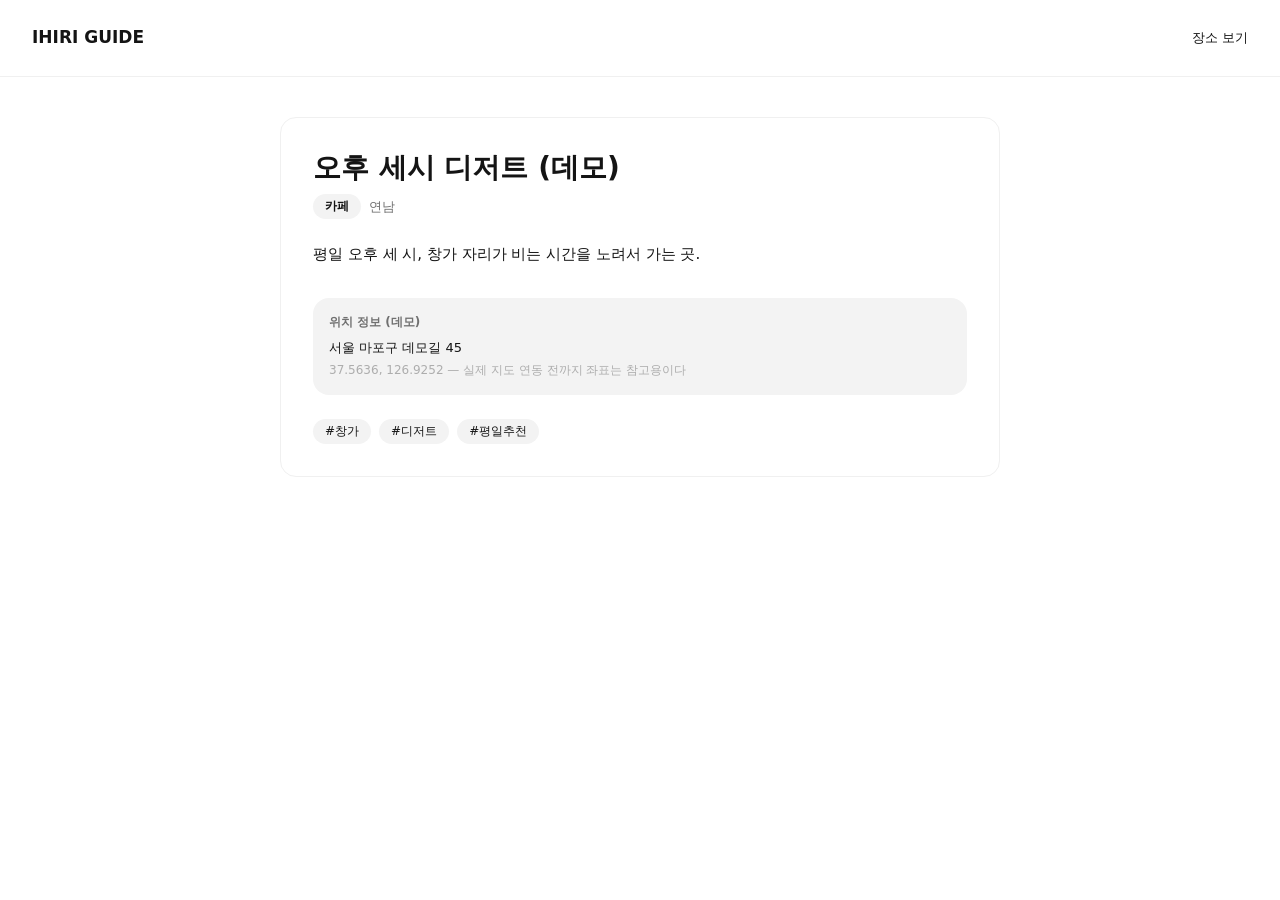
<file: ihiri-pickplace/places/demo-afternoon-dessert/index.html>
<!DOCTYPE html><!--T_Prrvd8GSF_u5_WhAFz8--><html lang="ko" class="h-full antialiased"><head><meta charSet="utf-8"/><meta name="viewport" content="width=device-width, initial-scale=1"/><link rel="stylesheet" href="/ihiri-pickplace/_next/static/css/95b7f43045d055ea.css" data-precedence="next"/><link rel="preload" as="script" fetchPriority="low" href="/ihiri-pickplace/_next/static/chunks/webpack-e9f0e71c3b3a4c23.js"/><script src="/ihiri-pickplace/_next/static/chunks/026dac2b-8129c9b4ce4fa42c.js" async=""></script><script src="/ihiri-pickplace/_next/static/chunks/955-4f0d7926146a3f36.js" async=""></script><script src="/ihiri-pickplace/_next/static/chunks/main-app-06295a3715cd279b.js" async=""></script><script src="/ihiri-pickplace/_next/static/chunks/307-0ffb631b9d63e69a.js" async=""></script><script src="/ihiri-pickplace/_next/static/chunks/app/places/%5Bslug%5D/page-3de51fe7ac013f81.js" async=""></script><meta name="theme-color" content="#141414"/><title>오후 세시 디저트 (데모) — IHIRI GUIDE</title><meta name="description" content="직접 방문하고 추천하기로 고른 장소만 소개하는 개인 큐레이션 가이드 (데모 데이터, 실제 영업 중인 장소 정보 아님)"/><link rel="manifest" href="/ihiri-pickplace/manifest.webmanifest"/><link rel="icon" href="/ihiri-pickplace/icons/favicon.svg" type="image/svg+xml"/><link rel="apple-touch-icon" href="/ihiri-pickplace/icons/apple-touch-icon.png" sizes="180x180"/><script src="/ihiri-pickplace/_next/static/chunks/polyfills-42372ed130431b0a.js" noModule=""></script></head><body class="min-h-full flex flex-col bg-canvas text-ink"><div hidden=""><!--$--><!--/$--></div><header class="border-b border-hairline-soft"><div class="mx-auto max-w-[1440px] px-4 sm:px-6 lg:px-8 py-4 flex items-center justify-between"><a data-type="emphasis" class="inline-flex items-center min-h-11 text-emphasis font-semibold" href="/ihiri-pickplace/">IHIRI GUIDE</a><nav aria-label="주요 이동"><a data-type="body-sm" class="inline-flex items-center min-h-11 text-body-sm hover:text-accent transition-colors" href="/ihiri-pickplace/places/">장소 보기</a></nav></div></header><main class="flex-1 mx-auto max-w-[768px] px-4 sm:px-6 py-10 w-full"><article data-ui="card" class="rounded-card border border-hairline-soft p-8"><div class="flex flex-wrap items-start justify-between gap-3"><h1 data-type="title" class="text-title font-bold break-keep">오후 세시 디저트 (데모)</h1></div><div class="flex items-center gap-2 mt-2"><span data-ui="pill" data-type="caption" class="rounded-pill bg-canvas-soft text-caption px-3 py-1 font-semibold">카페</span><span data-type="body-sm" class="text-body-sm text-text-muted">연남</span></div><p data-type="body" class="text-body mt-6">평일 오후 세 시, 창가 자리가 비는 시간을 노려서 가는 곳.</p><div data-ui="card" class="mt-8 rounded-card bg-canvas-soft p-4"><p data-type="label" class="text-label font-semibold text-text-muted">위치 정보 (데모)</p><p data-type="body-sm" class="text-body-sm mt-2">서울 마포구 데모길 45</p><p data-type="caption" class="text-caption text-text-faint mt-1">37.5636<!-- -->, <!-- -->126.9252<!-- --> — 실제 지도 연동 전까지 좌표는 참고용이다</p></div><ul class="flex flex-wrap gap-2 mt-6"><li data-ui="pill" data-type="caption" class="rounded-pill bg-canvas-soft text-caption px-3 py-1">#<!-- -->창가</li><li data-ui="pill" data-type="caption" class="rounded-pill bg-canvas-soft text-caption px-3 py-1">#<!-- -->디저트</li><li data-ui="pill" data-type="caption" class="rounded-pill bg-canvas-soft text-caption px-3 py-1">#<!-- -->평일추천</li></ul></article></main><!--$--><!--/$--><script src="/ihiri-pickplace/_next/static/chunks/webpack-e9f0e71c3b3a4c23.js" id="_R_" async=""></script><script>(self.__next_f=self.__next_f||[]).push([0])</script><script>self.__next_f.push([1,"1:\"$Sreact.fragment\"\n2:I[2870,[],\"\"]\n3:I[1772,[],\"\"]\n5:I[1983,[],\"OutletBoundary\"]\n7:I[2830,[],\"AsyncMetadataOutlet\"]\n9:I[1983,[],\"ViewportBoundary\"]\nb:I[1983,[],\"MetadataBoundary\"]\nc:\"$Sreact.suspense\"\ne:I[5582,[],\"\"]\n:HL[\"/ihiri-pickplace/_next/static/css/95b7f43045d055ea.css\",\"style\"]\n"])</script><script>self.__next_f.push([1,"0:{\"P\":null,\"b\":\"T_Prrvd8GSF-u5-WhAFz8\",\"p\":\"/ihiri-pickplace\",\"c\":[\"\",\"places\",\"demo-afternoon-dessert\",\"\"],\"i\":false,\"f\":[[[\"\",{\"children\":[\"places\",{\"children\":[[\"slug\",\"demo-afternoon-dessert\",\"d\"],{\"children\":[\"__PAGE__\",{}]}]}]},\"$undefined\",\"$undefined\",true],[\"\",[\"$\",\"$1\",\"c\",{\"children\":[[[\"$\",\"link\",\"0\",{\"rel\":\"stylesheet\",\"href\":\"/ihiri-pickplace/_next/static/css/95b7f43045d055ea.css\",\"precedence\":\"next\",\"crossOrigin\":\"$undefined\",\"nonce\":\"$undefined\"}]],[\"$\",\"html\",null,{\"lang\":\"ko\",\"className\":\"h-full antialiased\",\"children\":[\"$\",\"body\",null,{\"className\":\"min-h-full flex flex-col bg-canvas text-ink\",\"children\":[\"$\",\"$L2\",null,{\"parallelRouterKey\":\"children\",\"error\":\"$undefined\",\"errorStyles\":\"$undefined\",\"errorScripts\":\"$undefined\",\"template\":[\"$\",\"$L3\",null,{}],\"templateStyles\":\"$undefined\",\"templateScripts\":\"$undefined\",\"notFound\":[[[\"$\",\"title\",null,{\"children\":\"404: This page could not be found.\"}],[\"$\",\"div\",null,{\"style\":{\"fontFamily\":\"system-ui,\\\"Segoe UI\\\",Roboto,Helvetica,Arial,sans-serif,\\\"Apple Color Emoji\\\",\\\"Segoe UI Emoji\\\"\",\"height\":\"100vh\",\"textAlign\":\"center\",\"display\":\"flex\",\"flexDirection\":\"column\",\"alignItems\":\"center\",\"justifyContent\":\"center\"},\"children\":[\"$\",\"div\",null,{\"children\":[[\"$\",\"style\",null,{\"dangerouslySetInnerHTML\":{\"__html\":\"body{color:#000;background:#fff;margin:0}.next-error-h1{border-right:1px solid rgba(0,0,0,.3)}@media (prefers-color-scheme:dark){body{color:#fff;background:#000}.next-error-h1{border-right:1px solid rgba(255,255,255,.3)}}\"}}],[\"$\",\"h1\",null,{\"className\":\"next-error-h1\",\"style\":{\"display\":\"inline-block\",\"margin\":\"0 20px 0 0\",\"padding\":\"0 23px 0 0\",\"fontSize\":24,\"fontWeight\":500,\"verticalAlign\":\"top\",\"lineHeight\":\"49px\"},\"children\":404}],[\"$\",\"div\",null,{\"style\":{\"display\":\"inline-block\"},\"children\":[\"$\",\"h2\",null,{\"style\":{\"fontSize\":14,\"fontWeight\":400,\"lineHeight\":\"49px\",\"margin\":0},\"children\":\"This page could not be found.\"}]}]]}]}]],[]],\"forbidden\":\"$undefined\",\"unauthorized\":\"$undefined\"}]}]}]]}],{\"children\":[\"places\",[\"$\",\"$1\",\"c\",{\"children\":[null,[\"$\",\"$L2\",null,{\"parallelRouterKey\":\"children\",\"error\":\"$undefined\",\"errorStyles\":\"$undefined\",\"errorScripts\":\"$undefined\",\"template\":[\"$\",\"$L3\",null,{}],\"templateStyles\":\"$undefined\",\"templateScripts\":\"$undefined\",\"notFound\":\"$undefined\",\"forbidden\":\"$undefined\",\"unauthorized\":\"$undefined\"}]]}],{\"children\":[[\"slug\",\"demo-afternoon-dessert\",\"d\"],[\"$\",\"$1\",\"c\",{\"children\":[null,[\"$\",\"$L2\",null,{\"parallelRouterKey\":\"children\",\"error\":\"$undefined\",\"errorStyles\":\"$undefined\",\"errorScripts\":\"$undefined\",\"template\":[\"$\",\"$L3\",null,{}],\"templateStyles\":\"$undefined\",\"templateScripts\":\"$undefined\",\"notFound\":\"$undefined\",\"forbidden\":\"$undefined\",\"unauthorized\":\"$undefined\"}]]}],{\"children\":[\"__PAGE__\",[\"$\",\"$1\",\"c\",{\"children\":[\"$L4\",null,[\"$\",\"$L5\",null,{\"children\":[\"$L6\",[\"$\",\"$L7\",null,{\"promise\":\"$@8\"}]]}]]}],{},null,false]},null,false]},null,false]},null,false],[\"$\",\"$1\",\"h\",{\"children\":[null,[[\"$\",\"$L9\",null,{\"children\":\"$La\"}],null],[\"$\",\"$Lb\",null,{\"children\":[\"$\",\"div\",null,{\"hidden\":true,\"children\":[\"$\",\"$c\",null,{\"fallback\":null,\"children\":\"$Ld\"}]}]}]]}],false]],\"m\":\"$undefined\",\"G\":[\"$e\",[]],\"s\":false,\"S\":true}\n"])</script><script>self.__next_f.push([1,"f:I[9307,[\"307\",\"static/chunks/307-0ffb631b9d63e69a.js\",\"781\",\"static/chunks/app/places/%5Bslug%5D/page-3de51fe7ac013f81.js\"],\"\"]\n"])</script><script>self.__next_f.push([1,"4:[[\"$\",\"header\",null,{\"className\":\"border-b border-hairline-soft\",\"children\":[\"$\",\"div\",null,{\"className\":\"mx-auto max-w-[1440px] px-4 sm:px-6 lg:px-8 py-4 flex items-center justify-between\",\"children\":[[\"$\",\"$Lf\",null,{\"href\":\"/\",\"data-type\":\"emphasis\",\"className\":\"inline-flex items-center min-h-11 text-emphasis font-semibold\",\"children\":\"IHIRI GUIDE\"}],[\"$\",\"nav\",null,{\"aria-label\":\"주요 이동\",\"children\":[\"$\",\"$Lf\",null,{\"href\":\"/places\",\"data-type\":\"body-sm\",\"className\":\"inline-flex items-center min-h-11 text-body-sm hover:text-accent transition-colors\",\"children\":\"장소 보기\"}]}]]}]}],[\"$\",\"main\",null,{\"className\":\"flex-1 mx-auto max-w-[768px] px-4 sm:px-6 py-10 w-full\",\"children\":[\"$\",\"article\",null,{\"data-ui\":\"card\",\"className\":\"rounded-card border border-hairline-soft p-8\",\"children\":[[\"$\",\"div\",null,{\"className\":\"flex flex-wrap items-start justify-between gap-3\",\"children\":[[\"$\",\"h1\",null,{\"data-type\":\"title\",\"className\":\"text-title font-bold break-keep\",\"children\":\"오후 세시 디저트 (데모)\"}],false]}],[\"$\",\"div\",null,{\"className\":\"flex items-center gap-2 mt-2\",\"children\":[[\"$\",\"span\",null,{\"data-ui\":\"pill\",\"data-type\":\"caption\",\"className\":\"rounded-pill bg-canvas-soft text-caption px-3 py-1 font-semibold\",\"children\":\"카페\"}],[\"$\",\"span\",null,{\"data-type\":\"body-sm\",\"className\":\"text-body-sm text-text-muted\",\"children\":\"연남\"}]]}],[\"$\",\"p\",null,{\"data-type\":\"body\",\"className\":\"text-body mt-6\",\"children\":\"평일 오후 세 시, 창가 자리가 비는 시간을 노려서 가는 곳.\"}],[\"$\",\"div\",null,{\"data-ui\":\"card\",\"className\":\"mt-8 rounded-card bg-canvas-soft p-4\",\"children\":[[\"$\",\"p\",null,{\"data-type\":\"label\",\"className\":\"text-label font-semibold text-text-muted\",\"children\":\"위치 정보 (데모)\"}],[\"$\",\"p\",null,{\"data-type\":\"body-sm\",\"className\":\"text-body-sm mt-2\",\"children\":\"서울 마포구 데모길 45\"}],[\"$\",\"p\",null,{\"data-type\":\"caption\",\"className\":\"text-caption text-text-faint mt-1\",\"children\":[37.5636,\", \",126.9252,\" — 실제 지도 연동 전까지 좌표는 참고용이다\"]}]]}],[\"$\",\"ul\",null,{\"className\":\"flex flex-wrap gap-2 mt-6\",\"children\":[[\"$\",\"li\",\"창가\",{\"data-ui\":\"pill\",\"data-type\":\"caption\",\"className\":\"rounded-pill bg-canvas-soft text-caption px-3 py-1\",\"children\":[\"#\",\"창가\"]}],[\"$\",\"li\",\"디저트\",{\"data-ui\":\"pill\",\"data-type\":\"caption\",\"className\":\"rounded-pill bg-canvas-soft text-caption px-3 py-1\",\"children\":[\"#\",\"디저트\"]}],[\"$\",\"li\",\"평일추천\",{\"data-ui\":\"pill\",\"data-type\":\"caption\",\"className\":\"rounded-pill bg-canvas-soft text-caption px-3 py-1\",\"children\":[\"#\",\"평일추천\"]}]]}]]}]}]]\n"])</script><script>self.__next_f.push([1,"a:[[\"$\",\"meta\",\"0\",{\"charSet\":\"utf-8\"}],[\"$\",\"meta\",\"1\",{\"name\":\"viewport\",\"content\":\"width=device-width, initial-scale=1\"}],[\"$\",\"meta\",\"2\",{\"name\":\"theme-color\",\"content\":\"#141414\"}]]\n6:null\n"])</script><script>self.__next_f.push([1,"10:I[4606,[],\"IconMark\"]\n8:{\"metadata\":[[\"$\",\"title\",\"0\",{\"children\":\"오후 세시 디저트 (데모) — IHIRI GUIDE\"}],[\"$\",\"meta\",\"1\",{\"name\":\"description\",\"content\":\"직접 방문하고 추천하기로 고른 장소만 소개하는 개인 큐레이션 가이드 (데모 데이터, 실제 영업 중인 장소 정보 아님)\"}],[\"$\",\"link\",\"2\",{\"rel\":\"manifest\",\"href\":\"/ihiri-pickplace/manifest.webmanifest\",\"crossOrigin\":\"$undefined\"}],[\"$\",\"link\",\"3\",{\"rel\":\"icon\",\"href\":\"/ihiri-pickplace/icons/favicon.svg\",\"type\":\"image/svg+xml\"}],[\"$\",\"link\",\"4\",{\"rel\":\"apple-touch-icon\",\"href\":\"/ihiri-pickplace/icons/apple-touch-icon.png\",\"sizes\":\"180x180\"}],[\"$\",\"$L10\",\"5\",{}]],\"error\":null,\"digest\":\"$undefined\"}\n"])</script><script>self.__next_f.push([1,"d:\"$8:metadata\"\n"])</script></body></html>
</file>
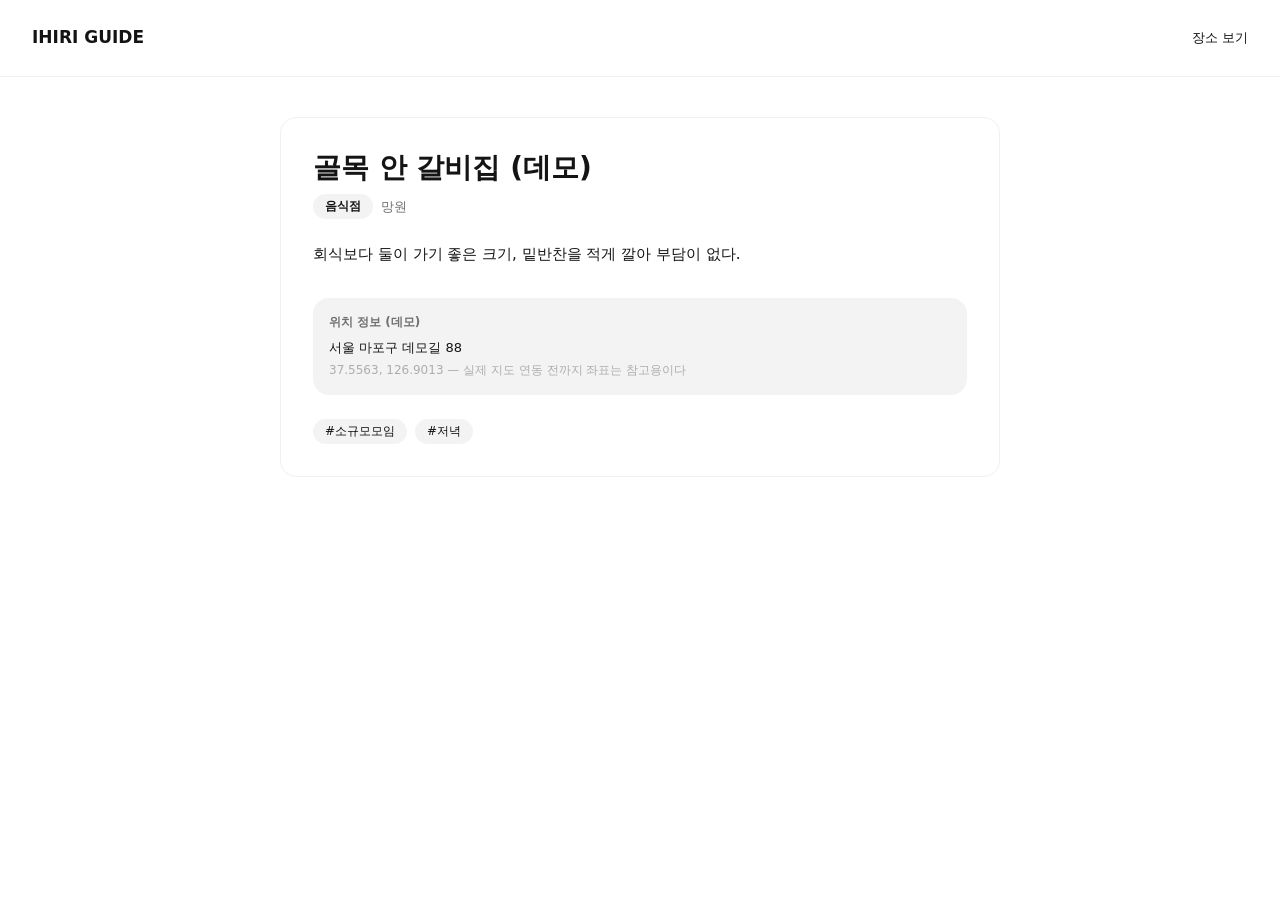
<file: ihiri-pickplace/places/demo-alley-galbi/index.html>
<!DOCTYPE html><!--T_Prrvd8GSF_u5_WhAFz8--><html lang="ko" class="h-full antialiased"><head><meta charSet="utf-8"/><meta name="viewport" content="width=device-width, initial-scale=1"/><link rel="stylesheet" href="/ihiri-pickplace/_next/static/css/95b7f43045d055ea.css" data-precedence="next"/><link rel="preload" as="script" fetchPriority="low" href="/ihiri-pickplace/_next/static/chunks/webpack-e9f0e71c3b3a4c23.js"/><script src="/ihiri-pickplace/_next/static/chunks/026dac2b-8129c9b4ce4fa42c.js" async=""></script><script src="/ihiri-pickplace/_next/static/chunks/955-4f0d7926146a3f36.js" async=""></script><script src="/ihiri-pickplace/_next/static/chunks/main-app-06295a3715cd279b.js" async=""></script><script src="/ihiri-pickplace/_next/static/chunks/307-0ffb631b9d63e69a.js" async=""></script><script src="/ihiri-pickplace/_next/static/chunks/app/places/%5Bslug%5D/page-3de51fe7ac013f81.js" async=""></script><meta name="theme-color" content="#141414"/><title>골목 안 갈비집 (데모) — IHIRI GUIDE</title><meta name="description" content="직접 방문하고 추천하기로 고른 장소만 소개하는 개인 큐레이션 가이드 (데모 데이터, 실제 영업 중인 장소 정보 아님)"/><link rel="manifest" href="/ihiri-pickplace/manifest.webmanifest"/><link rel="icon" href="/ihiri-pickplace/icons/favicon.svg" type="image/svg+xml"/><link rel="apple-touch-icon" href="/ihiri-pickplace/icons/apple-touch-icon.png" sizes="180x180"/><script src="/ihiri-pickplace/_next/static/chunks/polyfills-42372ed130431b0a.js" noModule=""></script></head><body class="min-h-full flex flex-col bg-canvas text-ink"><div hidden=""><!--$--><!--/$--></div><header class="border-b border-hairline-soft"><div class="mx-auto max-w-[1440px] px-4 sm:px-6 lg:px-8 py-4 flex items-center justify-between"><a data-type="emphasis" class="inline-flex items-center min-h-11 text-emphasis font-semibold" href="/ihiri-pickplace/">IHIRI GUIDE</a><nav aria-label="주요 이동"><a data-type="body-sm" class="inline-flex items-center min-h-11 text-body-sm hover:text-accent transition-colors" href="/ihiri-pickplace/places/">장소 보기</a></nav></div></header><main class="flex-1 mx-auto max-w-[768px] px-4 sm:px-6 py-10 w-full"><article data-ui="card" class="rounded-card border border-hairline-soft p-8"><div class="flex flex-wrap items-start justify-between gap-3"><h1 data-type="title" class="text-title font-bold break-keep">골목 안 갈비집 (데모)</h1></div><div class="flex items-center gap-2 mt-2"><span data-ui="pill" data-type="caption" class="rounded-pill bg-canvas-soft text-caption px-3 py-1 font-semibold">음식점</span><span data-type="body-sm" class="text-body-sm text-text-muted">망원</span></div><p data-type="body" class="text-body mt-6">회식보다 둘이 가기 좋은 크기, 밑반찬을 적게 깔아 부담이 없다.</p><div data-ui="card" class="mt-8 rounded-card bg-canvas-soft p-4"><p data-type="label" class="text-label font-semibold text-text-muted">위치 정보 (데모)</p><p data-type="body-sm" class="text-body-sm mt-2">서울 마포구 데모길 88</p><p data-type="caption" class="text-caption text-text-faint mt-1">37.5563<!-- -->, <!-- -->126.9013<!-- --> — 실제 지도 연동 전까지 좌표는 참고용이다</p></div><ul class="flex flex-wrap gap-2 mt-6"><li data-ui="pill" data-type="caption" class="rounded-pill bg-canvas-soft text-caption px-3 py-1">#<!-- -->소규모모임</li><li data-ui="pill" data-type="caption" class="rounded-pill bg-canvas-soft text-caption px-3 py-1">#<!-- -->저녁</li></ul></article></main><!--$--><!--/$--><script src="/ihiri-pickplace/_next/static/chunks/webpack-e9f0e71c3b3a4c23.js" id="_R_" async=""></script><script>(self.__next_f=self.__next_f||[]).push([0])</script><script>self.__next_f.push([1,"1:\"$Sreact.fragment\"\n2:I[2870,[],\"\"]\n3:I[1772,[],\"\"]\n5:I[1983,[],\"OutletBoundary\"]\n7:I[2830,[],\"AsyncMetadataOutlet\"]\n9:I[1983,[],\"ViewportBoundary\"]\nb:I[1983,[],\"MetadataBoundary\"]\nc:\"$Sreact.suspense\"\ne:I[5582,[],\"\"]\n:HL[\"/ihiri-pickplace/_next/static/css/95b7f43045d055ea.css\",\"style\"]\n"])</script><script>self.__next_f.push([1,"0:{\"P\":null,\"b\":\"T_Prrvd8GSF-u5-WhAFz8\",\"p\":\"/ihiri-pickplace\",\"c\":[\"\",\"places\",\"demo-alley-galbi\",\"\"],\"i\":false,\"f\":[[[\"\",{\"children\":[\"places\",{\"children\":[[\"slug\",\"demo-alley-galbi\",\"d\"],{\"children\":[\"__PAGE__\",{}]}]}]},\"$undefined\",\"$undefined\",true],[\"\",[\"$\",\"$1\",\"c\",{\"children\":[[[\"$\",\"link\",\"0\",{\"rel\":\"stylesheet\",\"href\":\"/ihiri-pickplace/_next/static/css/95b7f43045d055ea.css\",\"precedence\":\"next\",\"crossOrigin\":\"$undefined\",\"nonce\":\"$undefined\"}]],[\"$\",\"html\",null,{\"lang\":\"ko\",\"className\":\"h-full antialiased\",\"children\":[\"$\",\"body\",null,{\"className\":\"min-h-full flex flex-col bg-canvas text-ink\",\"children\":[\"$\",\"$L2\",null,{\"parallelRouterKey\":\"children\",\"error\":\"$undefined\",\"errorStyles\":\"$undefined\",\"errorScripts\":\"$undefined\",\"template\":[\"$\",\"$L3\",null,{}],\"templateStyles\":\"$undefined\",\"templateScripts\":\"$undefined\",\"notFound\":[[[\"$\",\"title\",null,{\"children\":\"404: This page could not be found.\"}],[\"$\",\"div\",null,{\"style\":{\"fontFamily\":\"system-ui,\\\"Segoe UI\\\",Roboto,Helvetica,Arial,sans-serif,\\\"Apple Color Emoji\\\",\\\"Segoe UI Emoji\\\"\",\"height\":\"100vh\",\"textAlign\":\"center\",\"display\":\"flex\",\"flexDirection\":\"column\",\"alignItems\":\"center\",\"justifyContent\":\"center\"},\"children\":[\"$\",\"div\",null,{\"children\":[[\"$\",\"style\",null,{\"dangerouslySetInnerHTML\":{\"__html\":\"body{color:#000;background:#fff;margin:0}.next-error-h1{border-right:1px solid rgba(0,0,0,.3)}@media (prefers-color-scheme:dark){body{color:#fff;background:#000}.next-error-h1{border-right:1px solid rgba(255,255,255,.3)}}\"}}],[\"$\",\"h1\",null,{\"className\":\"next-error-h1\",\"style\":{\"display\":\"inline-block\",\"margin\":\"0 20px 0 0\",\"padding\":\"0 23px 0 0\",\"fontSize\":24,\"fontWeight\":500,\"verticalAlign\":\"top\",\"lineHeight\":\"49px\"},\"children\":404}],[\"$\",\"div\",null,{\"style\":{\"display\":\"inline-block\"},\"children\":[\"$\",\"h2\",null,{\"style\":{\"fontSize\":14,\"fontWeight\":400,\"lineHeight\":\"49px\",\"margin\":0},\"children\":\"This page could not be found.\"}]}]]}]}]],[]],\"forbidden\":\"$undefined\",\"unauthorized\":\"$undefined\"}]}]}]]}],{\"children\":[\"places\",[\"$\",\"$1\",\"c\",{\"children\":[null,[\"$\",\"$L2\",null,{\"parallelRouterKey\":\"children\",\"error\":\"$undefined\",\"errorStyles\":\"$undefined\",\"errorScripts\":\"$undefined\",\"template\":[\"$\",\"$L3\",null,{}],\"templateStyles\":\"$undefined\",\"templateScripts\":\"$undefined\",\"notFound\":\"$undefined\",\"forbidden\":\"$undefined\",\"unauthorized\":\"$undefined\"}]]}],{\"children\":[[\"slug\",\"demo-alley-galbi\",\"d\"],[\"$\",\"$1\",\"c\",{\"children\":[null,[\"$\",\"$L2\",null,{\"parallelRouterKey\":\"children\",\"error\":\"$undefined\",\"errorStyles\":\"$undefined\",\"errorScripts\":\"$undefined\",\"template\":[\"$\",\"$L3\",null,{}],\"templateStyles\":\"$undefined\",\"templateScripts\":\"$undefined\",\"notFound\":\"$undefined\",\"forbidden\":\"$undefined\",\"unauthorized\":\"$undefined\"}]]}],{\"children\":[\"__PAGE__\",[\"$\",\"$1\",\"c\",{\"children\":[\"$L4\",null,[\"$\",\"$L5\",null,{\"children\":[\"$L6\",[\"$\",\"$L7\",null,{\"promise\":\"$@8\"}]]}]]}],{},null,false]},null,false]},null,false]},null,false],[\"$\",\"$1\",\"h\",{\"children\":[null,[[\"$\",\"$L9\",null,{\"children\":\"$La\"}],null],[\"$\",\"$Lb\",null,{\"children\":[\"$\",\"div\",null,{\"hidden\":true,\"children\":[\"$\",\"$c\",null,{\"fallback\":null,\"children\":\"$Ld\"}]}]}]]}],false]],\"m\":\"$undefined\",\"G\":[\"$e\",[]],\"s\":false,\"S\":true}\n"])</script><script>self.__next_f.push([1,"f:I[9307,[\"307\",\"static/chunks/307-0ffb631b9d63e69a.js\",\"781\",\"static/chunks/app/places/%5Bslug%5D/page-3de51fe7ac013f81.js\"],\"\"]\n"])</script><script>self.__next_f.push([1,"4:[[\"$\",\"header\",null,{\"className\":\"border-b border-hairline-soft\",\"children\":[\"$\",\"div\",null,{\"className\":\"mx-auto max-w-[1440px] px-4 sm:px-6 lg:px-8 py-4 flex items-center justify-between\",\"children\":[[\"$\",\"$Lf\",null,{\"href\":\"/\",\"data-type\":\"emphasis\",\"className\":\"inline-flex items-center min-h-11 text-emphasis font-semibold\",\"children\":\"IHIRI GUIDE\"}],[\"$\",\"nav\",null,{\"aria-label\":\"주요 이동\",\"children\":[\"$\",\"$Lf\",null,{\"href\":\"/places\",\"data-type\":\"body-sm\",\"className\":\"inline-flex items-center min-h-11 text-body-sm hover:text-accent transition-colors\",\"children\":\"장소 보기\"}]}]]}]}],[\"$\",\"main\",null,{\"className\":\"flex-1 mx-auto max-w-[768px] px-4 sm:px-6 py-10 w-full\",\"children\":[\"$\",\"article\",null,{\"data-ui\":\"card\",\"className\":\"rounded-card border border-hairline-soft p-8\",\"children\":[[\"$\",\"div\",null,{\"className\":\"flex flex-wrap items-start justify-between gap-3\",\"children\":[[\"$\",\"h1\",null,{\"data-type\":\"title\",\"className\":\"text-title font-bold break-keep\",\"children\":\"골목 안 갈비집 (데모)\"}],false]}],[\"$\",\"div\",null,{\"className\":\"flex items-center gap-2 mt-2\",\"children\":[[\"$\",\"span\",null,{\"data-ui\":\"pill\",\"data-type\":\"caption\",\"className\":\"rounded-pill bg-canvas-soft text-caption px-3 py-1 font-semibold\",\"children\":\"음식점\"}],[\"$\",\"span\",null,{\"data-type\":\"body-sm\",\"className\":\"text-body-sm text-text-muted\",\"children\":\"망원\"}]]}],[\"$\",\"p\",null,{\"data-type\":\"body\",\"className\":\"text-body mt-6\",\"children\":\"회식보다 둘이 가기 좋은 크기, 밑반찬을 적게 깔아 부담이 없다.\"}],[\"$\",\"div\",null,{\"data-ui\":\"card\",\"className\":\"mt-8 rounded-card bg-canvas-soft p-4\",\"children\":[[\"$\",\"p\",null,{\"data-type\":\"label\",\"className\":\"text-label font-semibold text-text-muted\",\"children\":\"위치 정보 (데모)\"}],[\"$\",\"p\",null,{\"data-type\":\"body-sm\",\"className\":\"text-body-sm mt-2\",\"children\":\"서울 마포구 데모길 88\"}],[\"$\",\"p\",null,{\"data-type\":\"caption\",\"className\":\"text-caption text-text-faint mt-1\",\"children\":[37.5563,\", \",126.9013,\" — 실제 지도 연동 전까지 좌표는 참고용이다\"]}]]}],[\"$\",\"ul\",null,{\"className\":\"flex flex-wrap gap-2 mt-6\",\"children\":[[\"$\",\"li\",\"소규모모임\",{\"data-ui\":\"pill\",\"data-type\":\"caption\",\"className\":\"rounded-pill bg-canvas-soft text-caption px-3 py-1\",\"children\":[\"#\",\"소규모모임\"]}],[\"$\",\"li\",\"저녁\",{\"data-ui\":\"pill\",\"data-type\":\"caption\",\"className\":\"rounded-pill bg-canvas-soft text-caption px-3 py-1\",\"children\":[\"#\",\"저녁\"]}]]}]]}]}]]\n"])</script><script>self.__next_f.push([1,"a:[[\"$\",\"meta\",\"0\",{\"charSet\":\"utf-8\"}],[\"$\",\"meta\",\"1\",{\"name\":\"viewport\",\"content\":\"width=device-width, initial-scale=1\"}],[\"$\",\"meta\",\"2\",{\"name\":\"theme-color\",\"content\":\"#141414\"}]]\n6:null\n"])</script><script>self.__next_f.push([1,"10:I[4606,[],\"IconMark\"]\n8:{\"metadata\":[[\"$\",\"title\",\"0\",{\"children\":\"골목 안 갈비집 (데모) — IHIRI GUIDE\"}],[\"$\",\"meta\",\"1\",{\"name\":\"description\",\"content\":\"직접 방문하고 추천하기로 고른 장소만 소개하는 개인 큐레이션 가이드 (데모 데이터, 실제 영업 중인 장소 정보 아님)\"}],[\"$\",\"link\",\"2\",{\"rel\":\"manifest\",\"href\":\"/ihiri-pickplace/manifest.webmanifest\",\"crossOrigin\":\"$undefined\"}],[\"$\",\"link\",\"3\",{\"rel\":\"icon\",\"href\":\"/ihiri-pickplace/icons/favicon.svg\",\"type\":\"image/svg+xml\"}],[\"$\",\"link\",\"4\",{\"rel\":\"apple-touch-icon\",\"href\":\"/ihiri-pickplace/icons/apple-touch-icon.png\",\"sizes\":\"180x180\"}],[\"$\",\"$L10\",\"5\",{}]],\"error\":null,\"digest\":\"$undefined\"}\n"])</script><script>self.__next_f.push([1,"d:\"$8:metadata\"\n"])</script></body></html>
</file>
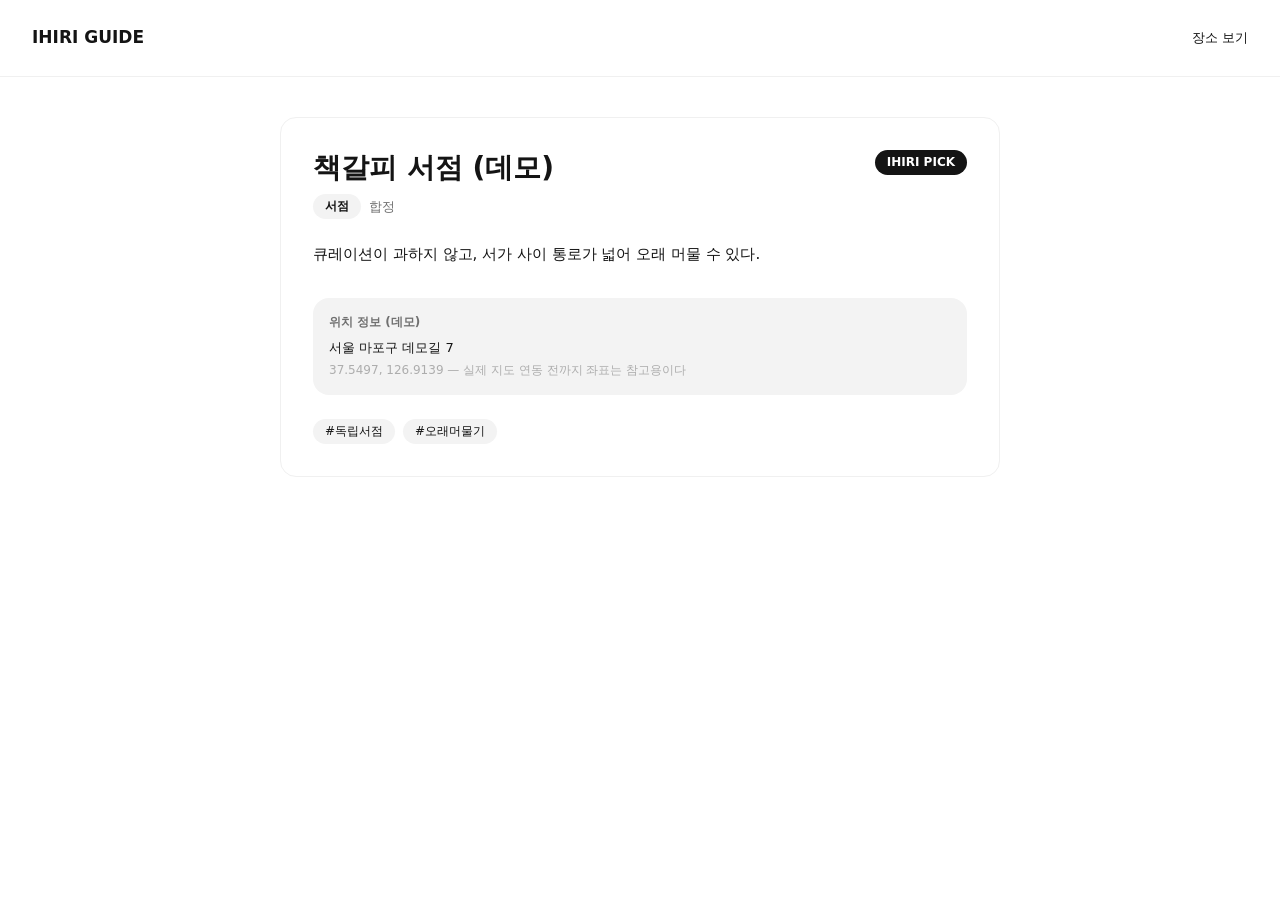
<file: ihiri-pickplace/places/demo-corner-bookmark/index.html>
<!DOCTYPE html><!--T_Prrvd8GSF_u5_WhAFz8--><html lang="ko" class="h-full antialiased"><head><meta charSet="utf-8"/><meta name="viewport" content="width=device-width, initial-scale=1"/><link rel="stylesheet" href="/ihiri-pickplace/_next/static/css/95b7f43045d055ea.css" data-precedence="next"/><link rel="preload" as="script" fetchPriority="low" href="/ihiri-pickplace/_next/static/chunks/webpack-e9f0e71c3b3a4c23.js"/><script src="/ihiri-pickplace/_next/static/chunks/026dac2b-8129c9b4ce4fa42c.js" async=""></script><script src="/ihiri-pickplace/_next/static/chunks/955-4f0d7926146a3f36.js" async=""></script><script src="/ihiri-pickplace/_next/static/chunks/main-app-06295a3715cd279b.js" async=""></script><script src="/ihiri-pickplace/_next/static/chunks/307-0ffb631b9d63e69a.js" async=""></script><script src="/ihiri-pickplace/_next/static/chunks/app/places/%5Bslug%5D/page-3de51fe7ac013f81.js" async=""></script><meta name="theme-color" content="#141414"/><title>책갈피 서점 (데모) — IHIRI GUIDE</title><meta name="description" content="직접 방문하고 추천하기로 고른 장소만 소개하는 개인 큐레이션 가이드 (데모 데이터, 실제 영업 중인 장소 정보 아님)"/><link rel="manifest" href="/ihiri-pickplace/manifest.webmanifest"/><link rel="icon" href="/ihiri-pickplace/icons/favicon.svg" type="image/svg+xml"/><link rel="apple-touch-icon" href="/ihiri-pickplace/icons/apple-touch-icon.png" sizes="180x180"/><script src="/ihiri-pickplace/_next/static/chunks/polyfills-42372ed130431b0a.js" noModule=""></script></head><body class="min-h-full flex flex-col bg-canvas text-ink"><div hidden=""><!--$--><!--/$--></div><header class="border-b border-hairline-soft"><div class="mx-auto max-w-[1440px] px-4 sm:px-6 lg:px-8 py-4 flex items-center justify-between"><a data-type="emphasis" class="inline-flex items-center min-h-11 text-emphasis font-semibold" href="/ihiri-pickplace/">IHIRI GUIDE</a><nav aria-label="주요 이동"><a data-type="body-sm" class="inline-flex items-center min-h-11 text-body-sm hover:text-accent transition-colors" href="/ihiri-pickplace/places/">장소 보기</a></nav></div></header><main class="flex-1 mx-auto max-w-[768px] px-4 sm:px-6 py-10 w-full"><article data-ui="card" class="rounded-card border border-hairline-soft p-8"><div class="flex flex-wrap items-start justify-between gap-3"><h1 data-type="title" class="text-title font-bold break-keep">책갈피 서점 (데모)</h1><span data-ui="pill" data-type="label" class="inline-flex items-center gap-1 shrink-0 rounded-pill bg-pick text-pick-foreground px-3 py-1 text-label font-semibold">IHIRI PICK</span></div><div class="flex items-center gap-2 mt-2"><span data-ui="pill" data-type="caption" class="rounded-pill bg-canvas-soft text-caption px-3 py-1 font-semibold">서점</span><span data-type="body-sm" class="text-body-sm text-text-muted">합정</span></div><p data-type="body" class="text-body mt-6">큐레이션이 과하지 않고, 서가 사이 통로가 넓어 오래 머물 수 있다.</p><div data-ui="card" class="mt-8 rounded-card bg-canvas-soft p-4"><p data-type="label" class="text-label font-semibold text-text-muted">위치 정보 (데모)</p><p data-type="body-sm" class="text-body-sm mt-2">서울 마포구 데모길 7</p><p data-type="caption" class="text-caption text-text-faint mt-1">37.5497<!-- -->, <!-- -->126.9139<!-- --> — 실제 지도 연동 전까지 좌표는 참고용이다</p></div><ul class="flex flex-wrap gap-2 mt-6"><li data-ui="pill" data-type="caption" class="rounded-pill bg-canvas-soft text-caption px-3 py-1">#<!-- -->독립서점</li><li data-ui="pill" data-type="caption" class="rounded-pill bg-canvas-soft text-caption px-3 py-1">#<!-- -->오래머물기</li></ul></article></main><!--$--><!--/$--><script src="/ihiri-pickplace/_next/static/chunks/webpack-e9f0e71c3b3a4c23.js" id="_R_" async=""></script><script>(self.__next_f=self.__next_f||[]).push([0])</script><script>self.__next_f.push([1,"1:\"$Sreact.fragment\"\n2:I[2870,[],\"\"]\n3:I[1772,[],\"\"]\n5:I[1983,[],\"OutletBoundary\"]\n7:I[2830,[],\"AsyncMetadataOutlet\"]\n9:I[1983,[],\"ViewportBoundary\"]\nb:I[1983,[],\"MetadataBoundary\"]\nc:\"$Sreact.suspense\"\ne:I[5582,[],\"\"]\n:HL[\"/ihiri-pickplace/_next/static/css/95b7f43045d055ea.css\",\"style\"]\n"])</script><script>self.__next_f.push([1,"0:{\"P\":null,\"b\":\"T_Prrvd8GSF-u5-WhAFz8\",\"p\":\"/ihiri-pickplace\",\"c\":[\"\",\"places\",\"demo-corner-bookmark\",\"\"],\"i\":false,\"f\":[[[\"\",{\"children\":[\"places\",{\"children\":[[\"slug\",\"demo-corner-bookmark\",\"d\"],{\"children\":[\"__PAGE__\",{}]}]}]},\"$undefined\",\"$undefined\",true],[\"\",[\"$\",\"$1\",\"c\",{\"children\":[[[\"$\",\"link\",\"0\",{\"rel\":\"stylesheet\",\"href\":\"/ihiri-pickplace/_next/static/css/95b7f43045d055ea.css\",\"precedence\":\"next\",\"crossOrigin\":\"$undefined\",\"nonce\":\"$undefined\"}]],[\"$\",\"html\",null,{\"lang\":\"ko\",\"className\":\"h-full antialiased\",\"children\":[\"$\",\"body\",null,{\"className\":\"min-h-full flex flex-col bg-canvas text-ink\",\"children\":[\"$\",\"$L2\",null,{\"parallelRouterKey\":\"children\",\"error\":\"$undefined\",\"errorStyles\":\"$undefined\",\"errorScripts\":\"$undefined\",\"template\":[\"$\",\"$L3\",null,{}],\"templateStyles\":\"$undefined\",\"templateScripts\":\"$undefined\",\"notFound\":[[[\"$\",\"title\",null,{\"children\":\"404: This page could not be found.\"}],[\"$\",\"div\",null,{\"style\":{\"fontFamily\":\"system-ui,\\\"Segoe UI\\\",Roboto,Helvetica,Arial,sans-serif,\\\"Apple Color Emoji\\\",\\\"Segoe UI Emoji\\\"\",\"height\":\"100vh\",\"textAlign\":\"center\",\"display\":\"flex\",\"flexDirection\":\"column\",\"alignItems\":\"center\",\"justifyContent\":\"center\"},\"children\":[\"$\",\"div\",null,{\"children\":[[\"$\",\"style\",null,{\"dangerouslySetInnerHTML\":{\"__html\":\"body{color:#000;background:#fff;margin:0}.next-error-h1{border-right:1px solid rgba(0,0,0,.3)}@media (prefers-color-scheme:dark){body{color:#fff;background:#000}.next-error-h1{border-right:1px solid rgba(255,255,255,.3)}}\"}}],[\"$\",\"h1\",null,{\"className\":\"next-error-h1\",\"style\":{\"display\":\"inline-block\",\"margin\":\"0 20px 0 0\",\"padding\":\"0 23px 0 0\",\"fontSize\":24,\"fontWeight\":500,\"verticalAlign\":\"top\",\"lineHeight\":\"49px\"},\"children\":404}],[\"$\",\"div\",null,{\"style\":{\"display\":\"inline-block\"},\"children\":[\"$\",\"h2\",null,{\"style\":{\"fontSize\":14,\"fontWeight\":400,\"lineHeight\":\"49px\",\"margin\":0},\"children\":\"This page could not be found.\"}]}]]}]}]],[]],\"forbidden\":\"$undefined\",\"unauthorized\":\"$undefined\"}]}]}]]}],{\"children\":[\"places\",[\"$\",\"$1\",\"c\",{\"children\":[null,[\"$\",\"$L2\",null,{\"parallelRouterKey\":\"children\",\"error\":\"$undefined\",\"errorStyles\":\"$undefined\",\"errorScripts\":\"$undefined\",\"template\":[\"$\",\"$L3\",null,{}],\"templateStyles\":\"$undefined\",\"templateScripts\":\"$undefined\",\"notFound\":\"$undefined\",\"forbidden\":\"$undefined\",\"unauthorized\":\"$undefined\"}]]}],{\"children\":[[\"slug\",\"demo-corner-bookmark\",\"d\"],[\"$\",\"$1\",\"c\",{\"children\":[null,[\"$\",\"$L2\",null,{\"parallelRouterKey\":\"children\",\"error\":\"$undefined\",\"errorStyles\":\"$undefined\",\"errorScripts\":\"$undefined\",\"template\":[\"$\",\"$L3\",null,{}],\"templateStyles\":\"$undefined\",\"templateScripts\":\"$undefined\",\"notFound\":\"$undefined\",\"forbidden\":\"$undefined\",\"unauthorized\":\"$undefined\"}]]}],{\"children\":[\"__PAGE__\",[\"$\",\"$1\",\"c\",{\"children\":[\"$L4\",null,[\"$\",\"$L5\",null,{\"children\":[\"$L6\",[\"$\",\"$L7\",null,{\"promise\":\"$@8\"}]]}]]}],{},null,false]},null,false]},null,false]},null,false],[\"$\",\"$1\",\"h\",{\"children\":[null,[[\"$\",\"$L9\",null,{\"children\":\"$La\"}],null],[\"$\",\"$Lb\",null,{\"children\":[\"$\",\"div\",null,{\"hidden\":true,\"children\":[\"$\",\"$c\",null,{\"fallback\":null,\"children\":\"$Ld\"}]}]}]]}],false]],\"m\":\"$undefined\",\"G\":[\"$e\",[]],\"s\":false,\"S\":true}\n"])</script><script>self.__next_f.push([1,"f:I[9307,[\"307\",\"static/chunks/307-0ffb631b9d63e69a.js\",\"781\",\"static/chunks/app/places/%5Bslug%5D/page-3de51fe7ac013f81.js\"],\"\"]\n"])</script><script>self.__next_f.push([1,"4:[[\"$\",\"header\",null,{\"className\":\"border-b border-hairline-soft\",\"children\":[\"$\",\"div\",null,{\"className\":\"mx-auto max-w-[1440px] px-4 sm:px-6 lg:px-8 py-4 flex items-center justify-between\",\"children\":[[\"$\",\"$Lf\",null,{\"href\":\"/\",\"data-type\":\"emphasis\",\"className\":\"inline-flex items-center min-h-11 text-emphasis font-semibold\",\"children\":\"IHIRI GUIDE\"}],[\"$\",\"nav\",null,{\"aria-label\":\"주요 이동\",\"children\":[\"$\",\"$Lf\",null,{\"href\":\"/places\",\"data-type\":\"body-sm\",\"className\":\"inline-flex items-center min-h-11 text-body-sm hover:text-accent transition-colors\",\"children\":\"장소 보기\"}]}]]}]}],[\"$\",\"main\",null,{\"className\":\"flex-1 mx-auto max-w-[768px] px-4 sm:px-6 py-10 w-full\",\"children\":[\"$\",\"article\",null,{\"data-ui\":\"card\",\"className\":\"rounded-card border border-hairline-soft p-8\",\"children\":[[\"$\",\"div\",null,{\"className\":\"flex flex-wrap items-start justify-between gap-3\",\"children\":[[\"$\",\"h1\",null,{\"data-type\":\"title\",\"className\":\"text-title font-bold break-keep\",\"children\":\"책갈피 서점 (데모)\"}],[\"$\",\"span\",null,{\"data-ui\":\"pill\",\"data-type\":\"label\",\"className\":\"inline-flex items-center gap-1 shrink-0 rounded-pill bg-pick text-pick-foreground px-3 py-1 text-label font-semibold\",\"children\":\"IHIRI PICK\"}]]}],[\"$\",\"div\",null,{\"className\":\"flex items-center gap-2 mt-2\",\"children\":[[\"$\",\"span\",null,{\"data-ui\":\"pill\",\"data-type\":\"caption\",\"className\":\"rounded-pill bg-canvas-soft text-caption px-3 py-1 font-semibold\",\"children\":\"서점\"}],[\"$\",\"span\",null,{\"data-type\":\"body-sm\",\"className\":\"text-body-sm text-text-muted\",\"children\":\"합정\"}]]}],[\"$\",\"p\",null,{\"data-type\":\"body\",\"className\":\"text-body mt-6\",\"children\":\"큐레이션이 과하지 않고, 서가 사이 통로가 넓어 오래 머물 수 있다.\"}],[\"$\",\"div\",null,{\"data-ui\":\"card\",\"className\":\"mt-8 rounded-card bg-canvas-soft p-4\",\"children\":[[\"$\",\"p\",null,{\"data-type\":\"label\",\"className\":\"text-label font-semibold text-text-muted\",\"children\":\"위치 정보 (데모)\"}],[\"$\",\"p\",null,{\"data-type\":\"body-sm\",\"className\":\"text-body-sm mt-2\",\"children\":\"서울 마포구 데모길 7\"}],[\"$\",\"p\",null,{\"data-type\":\"caption\",\"className\":\"text-caption text-text-faint mt-1\",\"children\":[37.5497,\", \",126.9139,\" — 실제 지도 연동 전까지 좌표는 참고용이다\"]}]]}],[\"$\",\"ul\",null,{\"className\":\"flex flex-wrap gap-2 mt-6\",\"children\":[[\"$\",\"li\",\"독립서점\",{\"data-ui\":\"pill\",\"data-type\":\"caption\",\"className\":\"rounded-pill bg-canvas-soft text-caption px-3 py-1\",\"children\":[\"#\",\"독립서점\"]}],[\"$\",\"li\",\"오래머물기\",{\"data-ui\":\"pill\",\"data-type\":\"caption\",\"className\":\"rounded-pill bg-canvas-soft text-caption px-3 py-1\",\"children\":[\"#\",\"오래머물기\"]}]]}]]}]}]]\n"])</script><script>self.__next_f.push([1,"a:[[\"$\",\"meta\",\"0\",{\"charSet\":\"utf-8\"}],[\"$\",\"meta\",\"1\",{\"name\":\"viewport\",\"content\":\"width=device-width, initial-scale=1\"}],[\"$\",\"meta\",\"2\",{\"name\":\"theme-color\",\"content\":\"#141414\"}]]\n6:null\n"])</script><script>self.__next_f.push([1,"10:I[4606,[],\"IconMark\"]\n8:{\"metadata\":[[\"$\",\"title\",\"0\",{\"children\":\"책갈피 서점 (데모) — IHIRI GUIDE\"}],[\"$\",\"meta\",\"1\",{\"name\":\"description\",\"content\":\"직접 방문하고 추천하기로 고른 장소만 소개하는 개인 큐레이션 가이드 (데모 데이터, 실제 영업 중인 장소 정보 아님)\"}],[\"$\",\"link\",\"2\",{\"rel\":\"manifest\",\"href\":\"/ihiri-pickplace/manifest.webmanifest\",\"crossOrigin\":\"$undefined\"}],[\"$\",\"link\",\"3\",{\"rel\":\"icon\",\"href\":\"/ihiri-pickplace/icons/favicon.svg\",\"type\":\"image/svg+xml\"}],[\"$\",\"link\",\"4\",{\"rel\":\"apple-touch-icon\",\"href\":\"/ihiri-pickplace/icons/apple-touch-icon.png\",\"sizes\":\"180x180\"}],[\"$\",\"$L10\",\"5\",{}]],\"error\":null,\"digest\":\"$undefined\"}\n"])</script><script>self.__next_f.push([1,"d:\"$8:metadata\"\n"])</script></body></html>
</file>
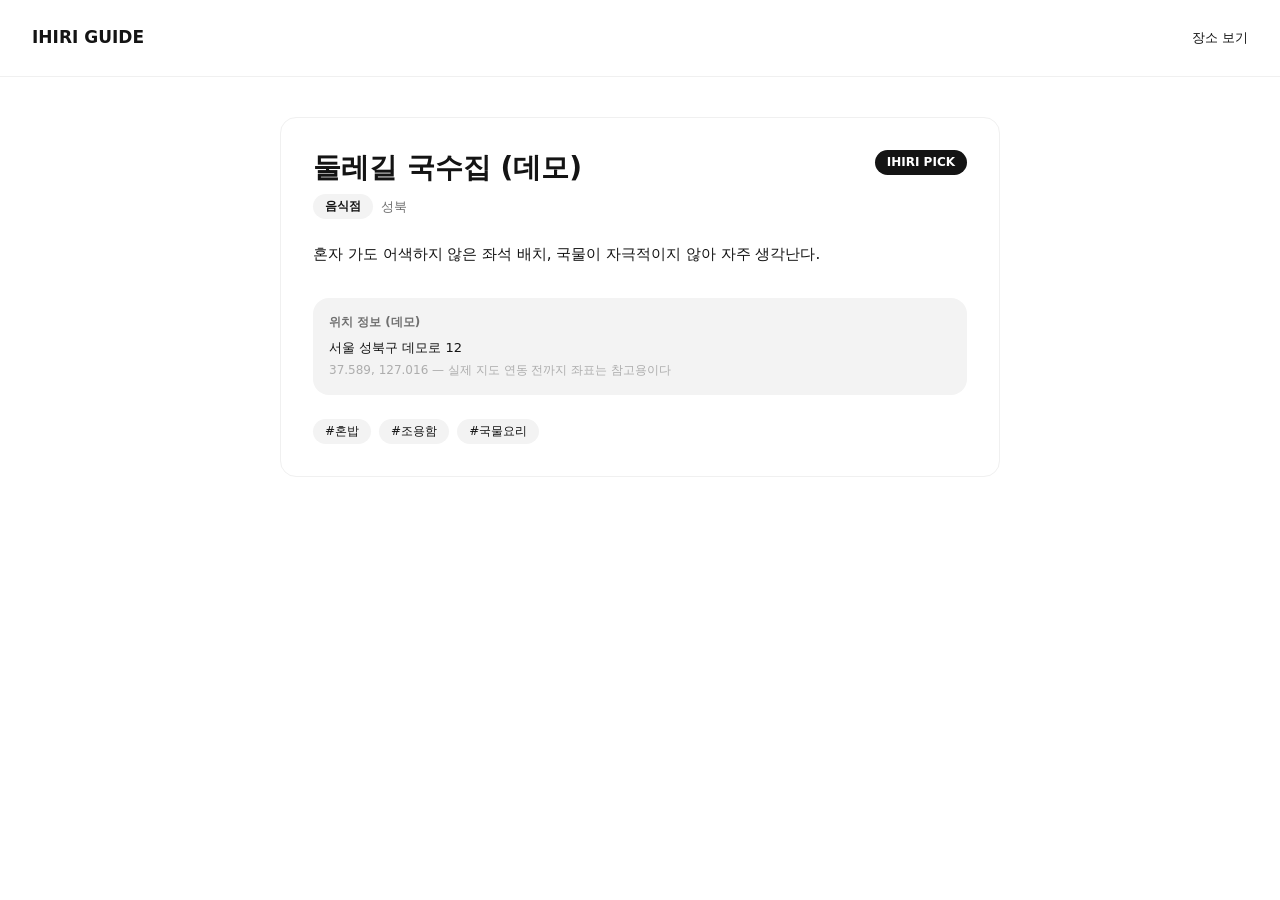
<file: ihiri-pickplace/places/demo-dulle-noodle/index.html>
<!DOCTYPE html><!--T_Prrvd8GSF_u5_WhAFz8--><html lang="ko" class="h-full antialiased"><head><meta charSet="utf-8"/><meta name="viewport" content="width=device-width, initial-scale=1"/><link rel="stylesheet" href="/ihiri-pickplace/_next/static/css/95b7f43045d055ea.css" data-precedence="next"/><link rel="preload" as="script" fetchPriority="low" href="/ihiri-pickplace/_next/static/chunks/webpack-e9f0e71c3b3a4c23.js"/><script src="/ihiri-pickplace/_next/static/chunks/026dac2b-8129c9b4ce4fa42c.js" async=""></script><script src="/ihiri-pickplace/_next/static/chunks/955-4f0d7926146a3f36.js" async=""></script><script src="/ihiri-pickplace/_next/static/chunks/main-app-06295a3715cd279b.js" async=""></script><script src="/ihiri-pickplace/_next/static/chunks/307-0ffb631b9d63e69a.js" async=""></script><script src="/ihiri-pickplace/_next/static/chunks/app/places/%5Bslug%5D/page-3de51fe7ac013f81.js" async=""></script><meta name="theme-color" content="#141414"/><title>둘레길 국수집 (데모) — IHIRI GUIDE</title><meta name="description" content="직접 방문하고 추천하기로 고른 장소만 소개하는 개인 큐레이션 가이드 (데모 데이터, 실제 영업 중인 장소 정보 아님)"/><link rel="manifest" href="/ihiri-pickplace/manifest.webmanifest"/><link rel="icon" href="/ihiri-pickplace/icons/favicon.svg" type="image/svg+xml"/><link rel="apple-touch-icon" href="/ihiri-pickplace/icons/apple-touch-icon.png" sizes="180x180"/><script src="/ihiri-pickplace/_next/static/chunks/polyfills-42372ed130431b0a.js" noModule=""></script></head><body class="min-h-full flex flex-col bg-canvas text-ink"><div hidden=""><!--$--><!--/$--></div><header class="border-b border-hairline-soft"><div class="mx-auto max-w-[1440px] px-4 sm:px-6 lg:px-8 py-4 flex items-center justify-between"><a data-type="emphasis" class="inline-flex items-center min-h-11 text-emphasis font-semibold" href="/ihiri-pickplace/">IHIRI GUIDE</a><nav aria-label="주요 이동"><a data-type="body-sm" class="inline-flex items-center min-h-11 text-body-sm hover:text-accent transition-colors" href="/ihiri-pickplace/places/">장소 보기</a></nav></div></header><main class="flex-1 mx-auto max-w-[768px] px-4 sm:px-6 py-10 w-full"><article data-ui="card" class="rounded-card border border-hairline-soft p-8"><div class="flex flex-wrap items-start justify-between gap-3"><h1 data-type="title" class="text-title font-bold break-keep">둘레길 국수집 (데모)</h1><span data-ui="pill" data-type="label" class="inline-flex items-center gap-1 shrink-0 rounded-pill bg-pick text-pick-foreground px-3 py-1 text-label font-semibold">IHIRI PICK</span></div><div class="flex items-center gap-2 mt-2"><span data-ui="pill" data-type="caption" class="rounded-pill bg-canvas-soft text-caption px-3 py-1 font-semibold">음식점</span><span data-type="body-sm" class="text-body-sm text-text-muted">성북</span></div><p data-type="body" class="text-body mt-6">혼자 가도 어색하지 않은 좌석 배치, 국물이 자극적이지 않아 자주 생각난다.</p><div data-ui="card" class="mt-8 rounded-card bg-canvas-soft p-4"><p data-type="label" class="text-label font-semibold text-text-muted">위치 정보 (데모)</p><p data-type="body-sm" class="text-body-sm mt-2">서울 성북구 데모로 12</p><p data-type="caption" class="text-caption text-text-faint mt-1">37.589<!-- -->, <!-- -->127.016<!-- --> — 실제 지도 연동 전까지 좌표는 참고용이다</p></div><ul class="flex flex-wrap gap-2 mt-6"><li data-ui="pill" data-type="caption" class="rounded-pill bg-canvas-soft text-caption px-3 py-1">#<!-- -->혼밥</li><li data-ui="pill" data-type="caption" class="rounded-pill bg-canvas-soft text-caption px-3 py-1">#<!-- -->조용함</li><li data-ui="pill" data-type="caption" class="rounded-pill bg-canvas-soft text-caption px-3 py-1">#<!-- -->국물요리</li></ul></article></main><!--$--><!--/$--><script src="/ihiri-pickplace/_next/static/chunks/webpack-e9f0e71c3b3a4c23.js" id="_R_" async=""></script><script>(self.__next_f=self.__next_f||[]).push([0])</script><script>self.__next_f.push([1,"1:\"$Sreact.fragment\"\n2:I[2870,[],\"\"]\n3:I[1772,[],\"\"]\n5:I[1983,[],\"OutletBoundary\"]\n7:I[2830,[],\"AsyncMetadataOutlet\"]\n9:I[1983,[],\"ViewportBoundary\"]\nb:I[1983,[],\"MetadataBoundary\"]\nc:\"$Sreact.suspense\"\ne:I[5582,[],\"\"]\n:HL[\"/ihiri-pickplace/_next/static/css/95b7f43045d055ea.css\",\"style\"]\n"])</script><script>self.__next_f.push([1,"0:{\"P\":null,\"b\":\"T_Prrvd8GSF-u5-WhAFz8\",\"p\":\"/ihiri-pickplace\",\"c\":[\"\",\"places\",\"demo-dulle-noodle\",\"\"],\"i\":false,\"f\":[[[\"\",{\"children\":[\"places\",{\"children\":[[\"slug\",\"demo-dulle-noodle\",\"d\"],{\"children\":[\"__PAGE__\",{}]}]}]},\"$undefined\",\"$undefined\",true],[\"\",[\"$\",\"$1\",\"c\",{\"children\":[[[\"$\",\"link\",\"0\",{\"rel\":\"stylesheet\",\"href\":\"/ihiri-pickplace/_next/static/css/95b7f43045d055ea.css\",\"precedence\":\"next\",\"crossOrigin\":\"$undefined\",\"nonce\":\"$undefined\"}]],[\"$\",\"html\",null,{\"lang\":\"ko\",\"className\":\"h-full antialiased\",\"children\":[\"$\",\"body\",null,{\"className\":\"min-h-full flex flex-col bg-canvas text-ink\",\"children\":[\"$\",\"$L2\",null,{\"parallelRouterKey\":\"children\",\"error\":\"$undefined\",\"errorStyles\":\"$undefined\",\"errorScripts\":\"$undefined\",\"template\":[\"$\",\"$L3\",null,{}],\"templateStyles\":\"$undefined\",\"templateScripts\":\"$undefined\",\"notFound\":[[[\"$\",\"title\",null,{\"children\":\"404: This page could not be found.\"}],[\"$\",\"div\",null,{\"style\":{\"fontFamily\":\"system-ui,\\\"Segoe UI\\\",Roboto,Helvetica,Arial,sans-serif,\\\"Apple Color Emoji\\\",\\\"Segoe UI Emoji\\\"\",\"height\":\"100vh\",\"textAlign\":\"center\",\"display\":\"flex\",\"flexDirection\":\"column\",\"alignItems\":\"center\",\"justifyContent\":\"center\"},\"children\":[\"$\",\"div\",null,{\"children\":[[\"$\",\"style\",null,{\"dangerouslySetInnerHTML\":{\"__html\":\"body{color:#000;background:#fff;margin:0}.next-error-h1{border-right:1px solid rgba(0,0,0,.3)}@media (prefers-color-scheme:dark){body{color:#fff;background:#000}.next-error-h1{border-right:1px solid rgba(255,255,255,.3)}}\"}}],[\"$\",\"h1\",null,{\"className\":\"next-error-h1\",\"style\":{\"display\":\"inline-block\",\"margin\":\"0 20px 0 0\",\"padding\":\"0 23px 0 0\",\"fontSize\":24,\"fontWeight\":500,\"verticalAlign\":\"top\",\"lineHeight\":\"49px\"},\"children\":404}],[\"$\",\"div\",null,{\"style\":{\"display\":\"inline-block\"},\"children\":[\"$\",\"h2\",null,{\"style\":{\"fontSize\":14,\"fontWeight\":400,\"lineHeight\":\"49px\",\"margin\":0},\"children\":\"This page could not be found.\"}]}]]}]}]],[]],\"forbidden\":\"$undefined\",\"unauthorized\":\"$undefined\"}]}]}]]}],{\"children\":[\"places\",[\"$\",\"$1\",\"c\",{\"children\":[null,[\"$\",\"$L2\",null,{\"parallelRouterKey\":\"children\",\"error\":\"$undefined\",\"errorStyles\":\"$undefined\",\"errorScripts\":\"$undefined\",\"template\":[\"$\",\"$L3\",null,{}],\"templateStyles\":\"$undefined\",\"templateScripts\":\"$undefined\",\"notFound\":\"$undefined\",\"forbidden\":\"$undefined\",\"unauthorized\":\"$undefined\"}]]}],{\"children\":[[\"slug\",\"demo-dulle-noodle\",\"d\"],[\"$\",\"$1\",\"c\",{\"children\":[null,[\"$\",\"$L2\",null,{\"parallelRouterKey\":\"children\",\"error\":\"$undefined\",\"errorStyles\":\"$undefined\",\"errorScripts\":\"$undefined\",\"template\":[\"$\",\"$L3\",null,{}],\"templateStyles\":\"$undefined\",\"templateScripts\":\"$undefined\",\"notFound\":\"$undefined\",\"forbidden\":\"$undefined\",\"unauthorized\":\"$undefined\"}]]}],{\"children\":[\"__PAGE__\",[\"$\",\"$1\",\"c\",{\"children\":[\"$L4\",null,[\"$\",\"$L5\",null,{\"children\":[\"$L6\",[\"$\",\"$L7\",null,{\"promise\":\"$@8\"}]]}]]}],{},null,false]},null,false]},null,false]},null,false],[\"$\",\"$1\",\"h\",{\"children\":[null,[[\"$\",\"$L9\",null,{\"children\":\"$La\"}],null],[\"$\",\"$Lb\",null,{\"children\":[\"$\",\"div\",null,{\"hidden\":true,\"children\":[\"$\",\"$c\",null,{\"fallback\":null,\"children\":\"$Ld\"}]}]}]]}],false]],\"m\":\"$undefined\",\"G\":[\"$e\",[]],\"s\":false,\"S\":true}\n"])</script><script>self.__next_f.push([1,"f:I[9307,[\"307\",\"static/chunks/307-0ffb631b9d63e69a.js\",\"781\",\"static/chunks/app/places/%5Bslug%5D/page-3de51fe7ac013f81.js\"],\"\"]\n"])</script><script>self.__next_f.push([1,"4:[[\"$\",\"header\",null,{\"className\":\"border-b border-hairline-soft\",\"children\":[\"$\",\"div\",null,{\"className\":\"mx-auto max-w-[1440px] px-4 sm:px-6 lg:px-8 py-4 flex items-center justify-between\",\"children\":[[\"$\",\"$Lf\",null,{\"href\":\"/\",\"data-type\":\"emphasis\",\"className\":\"inline-flex items-center min-h-11 text-emphasis font-semibold\",\"children\":\"IHIRI GUIDE\"}],[\"$\",\"nav\",null,{\"aria-label\":\"주요 이동\",\"children\":[\"$\",\"$Lf\",null,{\"href\":\"/places\",\"data-type\":\"body-sm\",\"className\":\"inline-flex items-center min-h-11 text-body-sm hover:text-accent transition-colors\",\"children\":\"장소 보기\"}]}]]}]}],[\"$\",\"main\",null,{\"className\":\"flex-1 mx-auto max-w-[768px] px-4 sm:px-6 py-10 w-full\",\"children\":[\"$\",\"article\",null,{\"data-ui\":\"card\",\"className\":\"rounded-card border border-hairline-soft p-8\",\"children\":[[\"$\",\"div\",null,{\"className\":\"flex flex-wrap items-start justify-between gap-3\",\"children\":[[\"$\",\"h1\",null,{\"data-type\":\"title\",\"className\":\"text-title font-bold break-keep\",\"children\":\"둘레길 국수집 (데모)\"}],[\"$\",\"span\",null,{\"data-ui\":\"pill\",\"data-type\":\"label\",\"className\":\"inline-flex items-center gap-1 shrink-0 rounded-pill bg-pick text-pick-foreground px-3 py-1 text-label font-semibold\",\"children\":\"IHIRI PICK\"}]]}],[\"$\",\"div\",null,{\"className\":\"flex items-center gap-2 mt-2\",\"children\":[[\"$\",\"span\",null,{\"data-ui\":\"pill\",\"data-type\":\"caption\",\"className\":\"rounded-pill bg-canvas-soft text-caption px-3 py-1 font-semibold\",\"children\":\"음식점\"}],[\"$\",\"span\",null,{\"data-type\":\"body-sm\",\"className\":\"text-body-sm text-text-muted\",\"children\":\"성북\"}]]}],[\"$\",\"p\",null,{\"data-type\":\"body\",\"className\":\"text-body mt-6\",\"children\":\"혼자 가도 어색하지 않은 좌석 배치, 국물이 자극적이지 않아 자주 생각난다.\"}],[\"$\",\"div\",null,{\"data-ui\":\"card\",\"className\":\"mt-8 rounded-card bg-canvas-soft p-4\",\"children\":[[\"$\",\"p\",null,{\"data-type\":\"label\",\"className\":\"text-label font-semibold text-text-muted\",\"children\":\"위치 정보 (데모)\"}],[\"$\",\"p\",null,{\"data-type\":\"body-sm\",\"className\":\"text-body-sm mt-2\",\"children\":\"서울 성북구 데모로 12\"}],[\"$\",\"p\",null,{\"data-type\":\"caption\",\"className\":\"text-caption text-text-faint mt-1\",\"children\":[37.589,\", \",127.016,\" — 실제 지도 연동 전까지 좌표는 참고용이다\"]}]]}],[\"$\",\"ul\",null,{\"className\":\"flex flex-wrap gap-2 mt-6\",\"children\":[[\"$\",\"li\",\"혼밥\",{\"data-ui\":\"pill\",\"data-type\":\"caption\",\"className\":\"rounded-pill bg-canvas-soft text-caption px-3 py-1\",\"children\":[\"#\",\"혼밥\"]}],[\"$\",\"li\",\"조용함\",{\"data-ui\":\"pill\",\"data-type\":\"caption\",\"className\":\"rounded-pill bg-canvas-soft text-caption px-3 py-1\",\"children\":[\"#\",\"조용함\"]}],[\"$\",\"li\",\"국물요리\",{\"data-ui\":\"pill\",\"data-type\":\"caption\",\"className\":\"rounded-pill bg-canvas-soft text-caption px-3 py-1\",\"children\":[\"#\",\"국물요리\"]}]]}]]}]}]]\n"])</script><script>self.__next_f.push([1,"a:[[\"$\",\"meta\",\"0\",{\"charSet\":\"utf-8\"}],[\"$\",\"meta\",\"1\",{\"name\":\"viewport\",\"content\":\"width=device-width, initial-scale=1\"}],[\"$\",\"meta\",\"2\",{\"name\":\"theme-color\",\"content\":\"#141414\"}]]\n6:null\n"])</script><script>self.__next_f.push([1,"10:I[4606,[],\"IconMark\"]\n8:{\"metadata\":[[\"$\",\"title\",\"0\",{\"children\":\"둘레길 국수집 (데모) — IHIRI GUIDE\"}],[\"$\",\"meta\",\"1\",{\"name\":\"description\",\"content\":\"직접 방문하고 추천하기로 고른 장소만 소개하는 개인 큐레이션 가이드 (데모 데이터, 실제 영업 중인 장소 정보 아님)\"}],[\"$\",\"link\",\"2\",{\"rel\":\"manifest\",\"href\":\"/ihiri-pickplace/manifest.webmanifest\",\"crossOrigin\":\"$undefined\"}],[\"$\",\"link\",\"3\",{\"rel\":\"icon\",\"href\":\"/ihiri-pickplace/icons/favicon.svg\",\"type\":\"image/svg+xml\"}],[\"$\",\"link\",\"4\",{\"rel\":\"apple-touch-icon\",\"href\":\"/ihiri-pickplace/icons/apple-touch-icon.png\",\"sizes\":\"180x180\"}],[\"$\",\"$L10\",\"5\",{}]],\"error\":null,\"digest\":\"$undefined\"}\n"])</script><script>self.__next_f.push([1,"d:\"$8:metadata\"\n"])</script></body></html>
</file>
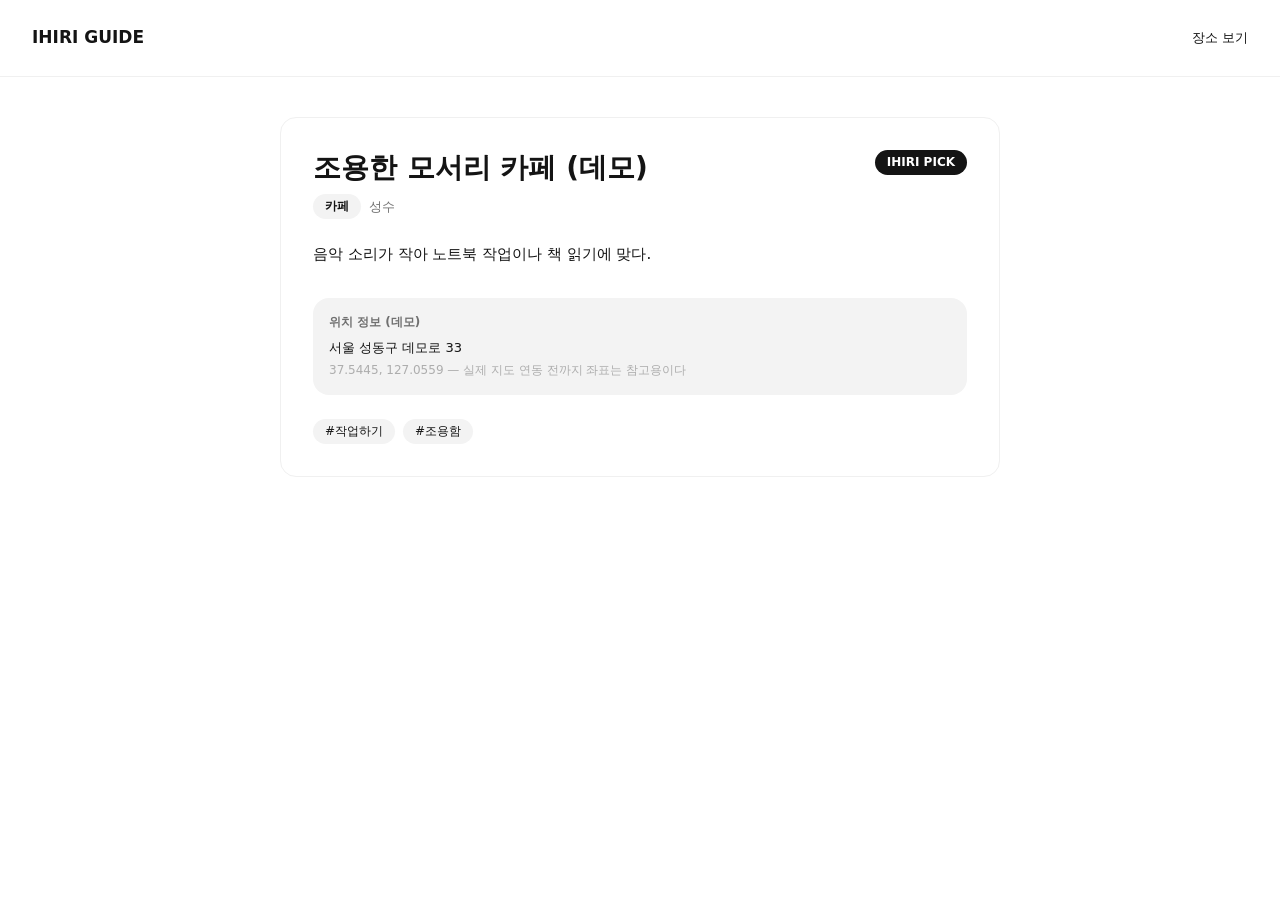
<file: ihiri-pickplace/places/demo-quiet-corner-cafe/index.html>
<!DOCTYPE html><!--T_Prrvd8GSF_u5_WhAFz8--><html lang="ko" class="h-full antialiased"><head><meta charSet="utf-8"/><meta name="viewport" content="width=device-width, initial-scale=1"/><link rel="stylesheet" href="/ihiri-pickplace/_next/static/css/95b7f43045d055ea.css" data-precedence="next"/><link rel="preload" as="script" fetchPriority="low" href="/ihiri-pickplace/_next/static/chunks/webpack-e9f0e71c3b3a4c23.js"/><script src="/ihiri-pickplace/_next/static/chunks/026dac2b-8129c9b4ce4fa42c.js" async=""></script><script src="/ihiri-pickplace/_next/static/chunks/955-4f0d7926146a3f36.js" async=""></script><script src="/ihiri-pickplace/_next/static/chunks/main-app-06295a3715cd279b.js" async=""></script><script src="/ihiri-pickplace/_next/static/chunks/307-0ffb631b9d63e69a.js" async=""></script><script src="/ihiri-pickplace/_next/static/chunks/app/places/%5Bslug%5D/page-3de51fe7ac013f81.js" async=""></script><meta name="theme-color" content="#141414"/><title>조용한 모서리 카페 (데모) — IHIRI GUIDE</title><meta name="description" content="직접 방문하고 추천하기로 고른 장소만 소개하는 개인 큐레이션 가이드 (데모 데이터, 실제 영업 중인 장소 정보 아님)"/><link rel="manifest" href="/ihiri-pickplace/manifest.webmanifest"/><link rel="icon" href="/ihiri-pickplace/icons/favicon.svg" type="image/svg+xml"/><link rel="apple-touch-icon" href="/ihiri-pickplace/icons/apple-touch-icon.png" sizes="180x180"/><script src="/ihiri-pickplace/_next/static/chunks/polyfills-42372ed130431b0a.js" noModule=""></script></head><body class="min-h-full flex flex-col bg-canvas text-ink"><div hidden=""><!--$--><!--/$--></div><header class="border-b border-hairline-soft"><div class="mx-auto max-w-[1440px] px-4 sm:px-6 lg:px-8 py-4 flex items-center justify-between"><a data-type="emphasis" class="inline-flex items-center min-h-11 text-emphasis font-semibold" href="/ihiri-pickplace/">IHIRI GUIDE</a><nav aria-label="주요 이동"><a data-type="body-sm" class="inline-flex items-center min-h-11 text-body-sm hover:text-accent transition-colors" href="/ihiri-pickplace/places/">장소 보기</a></nav></div></header><main class="flex-1 mx-auto max-w-[768px] px-4 sm:px-6 py-10 w-full"><article data-ui="card" class="rounded-card border border-hairline-soft p-8"><div class="flex flex-wrap items-start justify-between gap-3"><h1 data-type="title" class="text-title font-bold break-keep">조용한 모서리 카페 (데모)</h1><span data-ui="pill" data-type="label" class="inline-flex items-center gap-1 shrink-0 rounded-pill bg-pick text-pick-foreground px-3 py-1 text-label font-semibold">IHIRI PICK</span></div><div class="flex items-center gap-2 mt-2"><span data-ui="pill" data-type="caption" class="rounded-pill bg-canvas-soft text-caption px-3 py-1 font-semibold">카페</span><span data-type="body-sm" class="text-body-sm text-text-muted">성수</span></div><p data-type="body" class="text-body mt-6">음악 소리가 작아 노트북 작업이나 책 읽기에 맞다.</p><div data-ui="card" class="mt-8 rounded-card bg-canvas-soft p-4"><p data-type="label" class="text-label font-semibold text-text-muted">위치 정보 (데모)</p><p data-type="body-sm" class="text-body-sm mt-2">서울 성동구 데모로 33</p><p data-type="caption" class="text-caption text-text-faint mt-1">37.5445<!-- -->, <!-- -->127.0559<!-- --> — 실제 지도 연동 전까지 좌표는 참고용이다</p></div><ul class="flex flex-wrap gap-2 mt-6"><li data-ui="pill" data-type="caption" class="rounded-pill bg-canvas-soft text-caption px-3 py-1">#<!-- -->작업하기</li><li data-ui="pill" data-type="caption" class="rounded-pill bg-canvas-soft text-caption px-3 py-1">#<!-- -->조용함</li></ul></article></main><!--$--><!--/$--><script src="/ihiri-pickplace/_next/static/chunks/webpack-e9f0e71c3b3a4c23.js" id="_R_" async=""></script><script>(self.__next_f=self.__next_f||[]).push([0])</script><script>self.__next_f.push([1,"1:\"$Sreact.fragment\"\n2:I[2870,[],\"\"]\n3:I[1772,[],\"\"]\n5:I[1983,[],\"OutletBoundary\"]\n7:I[2830,[],\"AsyncMetadataOutlet\"]\n9:I[1983,[],\"ViewportBoundary\"]\nb:I[1983,[],\"MetadataBoundary\"]\nc:\"$Sreact.suspense\"\ne:I[5582,[],\"\"]\n:HL[\"/ihiri-pickplace/_next/static/css/95b7f43045d055ea.css\",\"style\"]\n"])</script><script>self.__next_f.push([1,"0:{\"P\":null,\"b\":\"T_Prrvd8GSF-u5-WhAFz8\",\"p\":\"/ihiri-pickplace\",\"c\":[\"\",\"places\",\"demo-quiet-corner-cafe\",\"\"],\"i\":false,\"f\":[[[\"\",{\"children\":[\"places\",{\"children\":[[\"slug\",\"demo-quiet-corner-cafe\",\"d\"],{\"children\":[\"__PAGE__\",{}]}]}]},\"$undefined\",\"$undefined\",true],[\"\",[\"$\",\"$1\",\"c\",{\"children\":[[[\"$\",\"link\",\"0\",{\"rel\":\"stylesheet\",\"href\":\"/ihiri-pickplace/_next/static/css/95b7f43045d055ea.css\",\"precedence\":\"next\",\"crossOrigin\":\"$undefined\",\"nonce\":\"$undefined\"}]],[\"$\",\"html\",null,{\"lang\":\"ko\",\"className\":\"h-full antialiased\",\"children\":[\"$\",\"body\",null,{\"className\":\"min-h-full flex flex-col bg-canvas text-ink\",\"children\":[\"$\",\"$L2\",null,{\"parallelRouterKey\":\"children\",\"error\":\"$undefined\",\"errorStyles\":\"$undefined\",\"errorScripts\":\"$undefined\",\"template\":[\"$\",\"$L3\",null,{}],\"templateStyles\":\"$undefined\",\"templateScripts\":\"$undefined\",\"notFound\":[[[\"$\",\"title\",null,{\"children\":\"404: This page could not be found.\"}],[\"$\",\"div\",null,{\"style\":{\"fontFamily\":\"system-ui,\\\"Segoe UI\\\",Roboto,Helvetica,Arial,sans-serif,\\\"Apple Color Emoji\\\",\\\"Segoe UI Emoji\\\"\",\"height\":\"100vh\",\"textAlign\":\"center\",\"display\":\"flex\",\"flexDirection\":\"column\",\"alignItems\":\"center\",\"justifyContent\":\"center\"},\"children\":[\"$\",\"div\",null,{\"children\":[[\"$\",\"style\",null,{\"dangerouslySetInnerHTML\":{\"__html\":\"body{color:#000;background:#fff;margin:0}.next-error-h1{border-right:1px solid rgba(0,0,0,.3)}@media (prefers-color-scheme:dark){body{color:#fff;background:#000}.next-error-h1{border-right:1px solid rgba(255,255,255,.3)}}\"}}],[\"$\",\"h1\",null,{\"className\":\"next-error-h1\",\"style\":{\"display\":\"inline-block\",\"margin\":\"0 20px 0 0\",\"padding\":\"0 23px 0 0\",\"fontSize\":24,\"fontWeight\":500,\"verticalAlign\":\"top\",\"lineHeight\":\"49px\"},\"children\":404}],[\"$\",\"div\",null,{\"style\":{\"display\":\"inline-block\"},\"children\":[\"$\",\"h2\",null,{\"style\":{\"fontSize\":14,\"fontWeight\":400,\"lineHeight\":\"49px\",\"margin\":0},\"children\":\"This page could not be found.\"}]}]]}]}]],[]],\"forbidden\":\"$undefined\",\"unauthorized\":\"$undefined\"}]}]}]]}],{\"children\":[\"places\",[\"$\",\"$1\",\"c\",{\"children\":[null,[\"$\",\"$L2\",null,{\"parallelRouterKey\":\"children\",\"error\":\"$undefined\",\"errorStyles\":\"$undefined\",\"errorScripts\":\"$undefined\",\"template\":[\"$\",\"$L3\",null,{}],\"templateStyles\":\"$undefined\",\"templateScripts\":\"$undefined\",\"notFound\":\"$undefined\",\"forbidden\":\"$undefined\",\"unauthorized\":\"$undefined\"}]]}],{\"children\":[[\"slug\",\"demo-quiet-corner-cafe\",\"d\"],[\"$\",\"$1\",\"c\",{\"children\":[null,[\"$\",\"$L2\",null,{\"parallelRouterKey\":\"children\",\"error\":\"$undefined\",\"errorStyles\":\"$undefined\",\"errorScripts\":\"$undefined\",\"template\":[\"$\",\"$L3\",null,{}],\"templateStyles\":\"$undefined\",\"templateScripts\":\"$undefined\",\"notFound\":\"$undefined\",\"forbidden\":\"$undefined\",\"unauthorized\":\"$undefined\"}]]}],{\"children\":[\"__PAGE__\",[\"$\",\"$1\",\"c\",{\"children\":[\"$L4\",null,[\"$\",\"$L5\",null,{\"children\":[\"$L6\",[\"$\",\"$L7\",null,{\"promise\":\"$@8\"}]]}]]}],{},null,false]},null,false]},null,false]},null,false],[\"$\",\"$1\",\"h\",{\"children\":[null,[[\"$\",\"$L9\",null,{\"children\":\"$La\"}],null],[\"$\",\"$Lb\",null,{\"children\":[\"$\",\"div\",null,{\"hidden\":true,\"children\":[\"$\",\"$c\",null,{\"fallback\":null,\"children\":\"$Ld\"}]}]}]]}],false]],\"m\":\"$undefined\",\"G\":[\"$e\",[]],\"s\":false,\"S\":true}\n"])</script><script>self.__next_f.push([1,"f:I[9307,[\"307\",\"static/chunks/307-0ffb631b9d63e69a.js\",\"781\",\"static/chunks/app/places/%5Bslug%5D/page-3de51fe7ac013f81.js\"],\"\"]\n"])</script><script>self.__next_f.push([1,"4:[[\"$\",\"header\",null,{\"className\":\"border-b border-hairline-soft\",\"children\":[\"$\",\"div\",null,{\"className\":\"mx-auto max-w-[1440px] px-4 sm:px-6 lg:px-8 py-4 flex items-center justify-between\",\"children\":[[\"$\",\"$Lf\",null,{\"href\":\"/\",\"data-type\":\"emphasis\",\"className\":\"inline-flex items-center min-h-11 text-emphasis font-semibold\",\"children\":\"IHIRI GUIDE\"}],[\"$\",\"nav\",null,{\"aria-label\":\"주요 이동\",\"children\":[\"$\",\"$Lf\",null,{\"href\":\"/places\",\"data-type\":\"body-sm\",\"className\":\"inline-flex items-center min-h-11 text-body-sm hover:text-accent transition-colors\",\"children\":\"장소 보기\"}]}]]}]}],[\"$\",\"main\",null,{\"className\":\"flex-1 mx-auto max-w-[768px] px-4 sm:px-6 py-10 w-full\",\"children\":[\"$\",\"article\",null,{\"data-ui\":\"card\",\"className\":\"rounded-card border border-hairline-soft p-8\",\"children\":[[\"$\",\"div\",null,{\"className\":\"flex flex-wrap items-start justify-between gap-3\",\"children\":[[\"$\",\"h1\",null,{\"data-type\":\"title\",\"className\":\"text-title font-bold break-keep\",\"children\":\"조용한 모서리 카페 (데모)\"}],[\"$\",\"span\",null,{\"data-ui\":\"pill\",\"data-type\":\"label\",\"className\":\"inline-flex items-center gap-1 shrink-0 rounded-pill bg-pick text-pick-foreground px-3 py-1 text-label font-semibold\",\"children\":\"IHIRI PICK\"}]]}],[\"$\",\"div\",null,{\"className\":\"flex items-center gap-2 mt-2\",\"children\":[[\"$\",\"span\",null,{\"data-ui\":\"pill\",\"data-type\":\"caption\",\"className\":\"rounded-pill bg-canvas-soft text-caption px-3 py-1 font-semibold\",\"children\":\"카페\"}],[\"$\",\"span\",null,{\"data-type\":\"body-sm\",\"className\":\"text-body-sm text-text-muted\",\"children\":\"성수\"}]]}],[\"$\",\"p\",null,{\"data-type\":\"body\",\"className\":\"text-body mt-6\",\"children\":\"음악 소리가 작아 노트북 작업이나 책 읽기에 맞다.\"}],[\"$\",\"div\",null,{\"data-ui\":\"card\",\"className\":\"mt-8 rounded-card bg-canvas-soft p-4\",\"children\":[[\"$\",\"p\",null,{\"data-type\":\"label\",\"className\":\"text-label font-semibold text-text-muted\",\"children\":\"위치 정보 (데모)\"}],[\"$\",\"p\",null,{\"data-type\":\"body-sm\",\"className\":\"text-body-sm mt-2\",\"children\":\"서울 성동구 데모로 33\"}],[\"$\",\"p\",null,{\"data-type\":\"caption\",\"className\":\"text-caption text-text-faint mt-1\",\"children\":[37.5445,\", \",127.0559,\" — 실제 지도 연동 전까지 좌표는 참고용이다\"]}]]}],[\"$\",\"ul\",null,{\"className\":\"flex flex-wrap gap-2 mt-6\",\"children\":[[\"$\",\"li\",\"작업하기\",{\"data-ui\":\"pill\",\"data-type\":\"caption\",\"className\":\"rounded-pill bg-canvas-soft text-caption px-3 py-1\",\"children\":[\"#\",\"작업하기\"]}],[\"$\",\"li\",\"조용함\",{\"data-ui\":\"pill\",\"data-type\":\"caption\",\"className\":\"rounded-pill bg-canvas-soft text-caption px-3 py-1\",\"children\":[\"#\",\"조용함\"]}]]}]]}]}]]\n"])</script><script>self.__next_f.push([1,"a:[[\"$\",\"meta\",\"0\",{\"charSet\":\"utf-8\"}],[\"$\",\"meta\",\"1\",{\"name\":\"viewport\",\"content\":\"width=device-width, initial-scale=1\"}],[\"$\",\"meta\",\"2\",{\"name\":\"theme-color\",\"content\":\"#141414\"}]]\n6:null\n"])</script><script>self.__next_f.push([1,"10:I[4606,[],\"IconMark\"]\n8:{\"metadata\":[[\"$\",\"title\",\"0\",{\"children\":\"조용한 모서리 카페 (데모) — IHIRI GUIDE\"}],[\"$\",\"meta\",\"1\",{\"name\":\"description\",\"content\":\"직접 방문하고 추천하기로 고른 장소만 소개하는 개인 큐레이션 가이드 (데모 데이터, 실제 영업 중인 장소 정보 아님)\"}],[\"$\",\"link\",\"2\",{\"rel\":\"manifest\",\"href\":\"/ihiri-pickplace/manifest.webmanifest\",\"crossOrigin\":\"$undefined\"}],[\"$\",\"link\",\"3\",{\"rel\":\"icon\",\"href\":\"/ihiri-pickplace/icons/favicon.svg\",\"type\":\"image/svg+xml\"}],[\"$\",\"link\",\"4\",{\"rel\":\"apple-touch-icon\",\"href\":\"/ihiri-pickplace/icons/apple-touch-icon.png\",\"sizes\":\"180x180\"}],[\"$\",\"$L10\",\"5\",{}]],\"error\":null,\"digest\":\"$undefined\"}\n"])</script><script>self.__next_f.push([1,"d:\"$8:metadata\"\n"])</script></body></html>
</file>
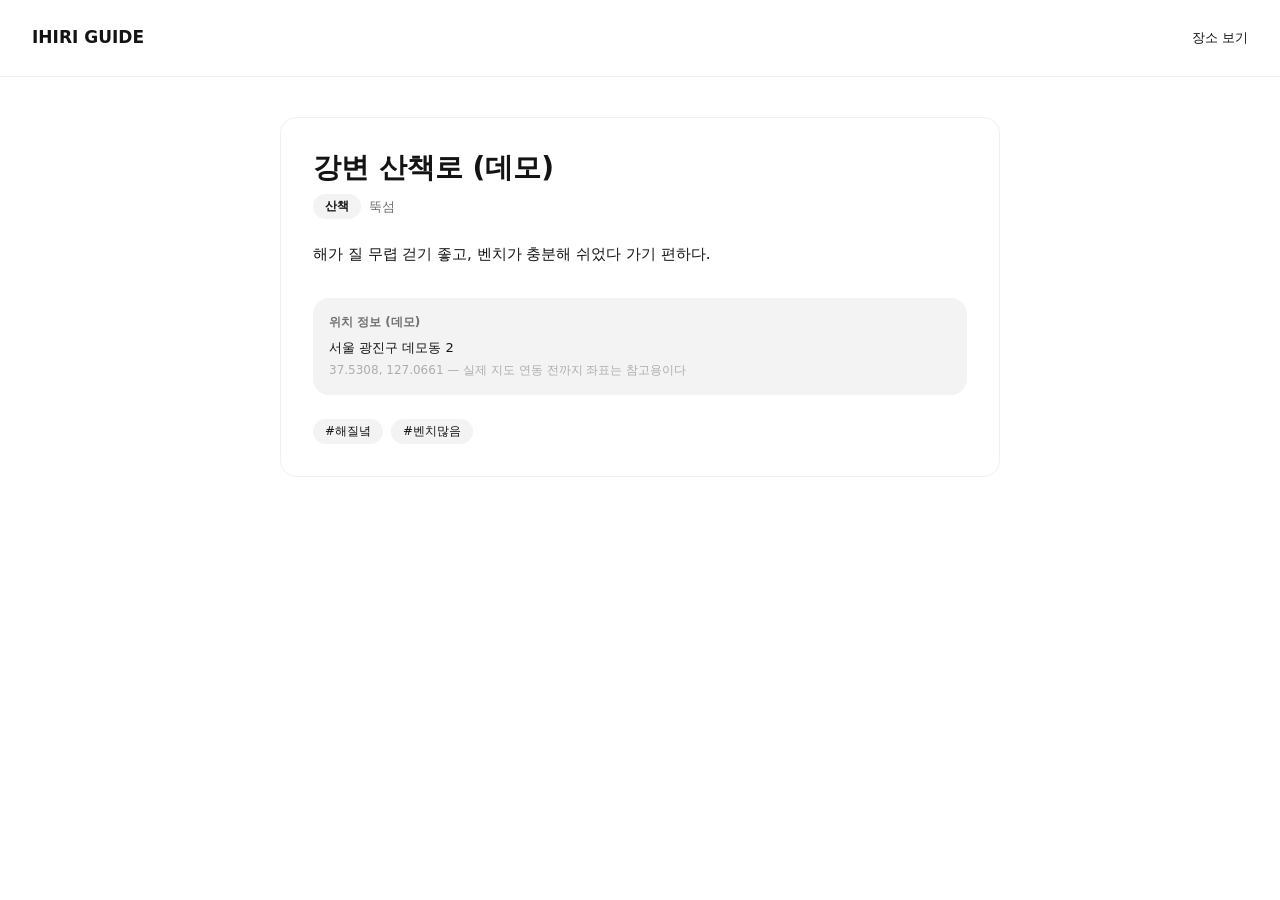
<file: ihiri-pickplace/places/demo-riverside-walk/index.html>
<!DOCTYPE html><!--T_Prrvd8GSF_u5_WhAFz8--><html lang="ko" class="h-full antialiased"><head><meta charSet="utf-8"/><meta name="viewport" content="width=device-width, initial-scale=1"/><link rel="stylesheet" href="/ihiri-pickplace/_next/static/css/95b7f43045d055ea.css" data-precedence="next"/><link rel="preload" as="script" fetchPriority="low" href="/ihiri-pickplace/_next/static/chunks/webpack-e9f0e71c3b3a4c23.js"/><script src="/ihiri-pickplace/_next/static/chunks/026dac2b-8129c9b4ce4fa42c.js" async=""></script><script src="/ihiri-pickplace/_next/static/chunks/955-4f0d7926146a3f36.js" async=""></script><script src="/ihiri-pickplace/_next/static/chunks/main-app-06295a3715cd279b.js" async=""></script><script src="/ihiri-pickplace/_next/static/chunks/307-0ffb631b9d63e69a.js" async=""></script><script src="/ihiri-pickplace/_next/static/chunks/app/places/%5Bslug%5D/page-3de51fe7ac013f81.js" async=""></script><meta name="theme-color" content="#141414"/><title>강변 산책로 (데모) — IHIRI GUIDE</title><meta name="description" content="직접 방문하고 추천하기로 고른 장소만 소개하는 개인 큐레이션 가이드 (데모 데이터, 실제 영업 중인 장소 정보 아님)"/><link rel="manifest" href="/ihiri-pickplace/manifest.webmanifest"/><link rel="icon" href="/ihiri-pickplace/icons/favicon.svg" type="image/svg+xml"/><link rel="apple-touch-icon" href="/ihiri-pickplace/icons/apple-touch-icon.png" sizes="180x180"/><script src="/ihiri-pickplace/_next/static/chunks/polyfills-42372ed130431b0a.js" noModule=""></script></head><body class="min-h-full flex flex-col bg-canvas text-ink"><div hidden=""><!--$--><!--/$--></div><header class="border-b border-hairline-soft"><div class="mx-auto max-w-[1440px] px-4 sm:px-6 lg:px-8 py-4 flex items-center justify-between"><a data-type="emphasis" class="inline-flex items-center min-h-11 text-emphasis font-semibold" href="/ihiri-pickplace/">IHIRI GUIDE</a><nav aria-label="주요 이동"><a data-type="body-sm" class="inline-flex items-center min-h-11 text-body-sm hover:text-accent transition-colors" href="/ihiri-pickplace/places/">장소 보기</a></nav></div></header><main class="flex-1 mx-auto max-w-[768px] px-4 sm:px-6 py-10 w-full"><article data-ui="card" class="rounded-card border border-hairline-soft p-8"><div class="flex flex-wrap items-start justify-between gap-3"><h1 data-type="title" class="text-title font-bold break-keep">강변 산책로 (데모)</h1></div><div class="flex items-center gap-2 mt-2"><span data-ui="pill" data-type="caption" class="rounded-pill bg-canvas-soft text-caption px-3 py-1 font-semibold">산책</span><span data-type="body-sm" class="text-body-sm text-text-muted">뚝섬</span></div><p data-type="body" class="text-body mt-6">해가 질 무렵 걷기 좋고, 벤치가 충분해 쉬었다 가기 편하다.</p><div data-ui="card" class="mt-8 rounded-card bg-canvas-soft p-4"><p data-type="label" class="text-label font-semibold text-text-muted">위치 정보 (데모)</p><p data-type="body-sm" class="text-body-sm mt-2">서울 광진구 데모동 2</p><p data-type="caption" class="text-caption text-text-faint mt-1">37.5308<!-- -->, <!-- -->127.0661<!-- --> — 실제 지도 연동 전까지 좌표는 참고용이다</p></div><ul class="flex flex-wrap gap-2 mt-6"><li data-ui="pill" data-type="caption" class="rounded-pill bg-canvas-soft text-caption px-3 py-1">#<!-- -->해질녘</li><li data-ui="pill" data-type="caption" class="rounded-pill bg-canvas-soft text-caption px-3 py-1">#<!-- -->벤치많음</li></ul></article></main><!--$--><!--/$--><script src="/ihiri-pickplace/_next/static/chunks/webpack-e9f0e71c3b3a4c23.js" id="_R_" async=""></script><script>(self.__next_f=self.__next_f||[]).push([0])</script><script>self.__next_f.push([1,"1:\"$Sreact.fragment\"\n2:I[2870,[],\"\"]\n3:I[1772,[],\"\"]\n5:I[1983,[],\"OutletBoundary\"]\n7:I[2830,[],\"AsyncMetadataOutlet\"]\n9:I[1983,[],\"ViewportBoundary\"]\nb:I[1983,[],\"MetadataBoundary\"]\nc:\"$Sreact.suspense\"\ne:I[5582,[],\"\"]\n:HL[\"/ihiri-pickplace/_next/static/css/95b7f43045d055ea.css\",\"style\"]\n"])</script><script>self.__next_f.push([1,"0:{\"P\":null,\"b\":\"T_Prrvd8GSF-u5-WhAFz8\",\"p\":\"/ihiri-pickplace\",\"c\":[\"\",\"places\",\"demo-riverside-walk\",\"\"],\"i\":false,\"f\":[[[\"\",{\"children\":[\"places\",{\"children\":[[\"slug\",\"demo-riverside-walk\",\"d\"],{\"children\":[\"__PAGE__\",{}]}]}]},\"$undefined\",\"$undefined\",true],[\"\",[\"$\",\"$1\",\"c\",{\"children\":[[[\"$\",\"link\",\"0\",{\"rel\":\"stylesheet\",\"href\":\"/ihiri-pickplace/_next/static/css/95b7f43045d055ea.css\",\"precedence\":\"next\",\"crossOrigin\":\"$undefined\",\"nonce\":\"$undefined\"}]],[\"$\",\"html\",null,{\"lang\":\"ko\",\"className\":\"h-full antialiased\",\"children\":[\"$\",\"body\",null,{\"className\":\"min-h-full flex flex-col bg-canvas text-ink\",\"children\":[\"$\",\"$L2\",null,{\"parallelRouterKey\":\"children\",\"error\":\"$undefined\",\"errorStyles\":\"$undefined\",\"errorScripts\":\"$undefined\",\"template\":[\"$\",\"$L3\",null,{}],\"templateStyles\":\"$undefined\",\"templateScripts\":\"$undefined\",\"notFound\":[[[\"$\",\"title\",null,{\"children\":\"404: This page could not be found.\"}],[\"$\",\"div\",null,{\"style\":{\"fontFamily\":\"system-ui,\\\"Segoe UI\\\",Roboto,Helvetica,Arial,sans-serif,\\\"Apple Color Emoji\\\",\\\"Segoe UI Emoji\\\"\",\"height\":\"100vh\",\"textAlign\":\"center\",\"display\":\"flex\",\"flexDirection\":\"column\",\"alignItems\":\"center\",\"justifyContent\":\"center\"},\"children\":[\"$\",\"div\",null,{\"children\":[[\"$\",\"style\",null,{\"dangerouslySetInnerHTML\":{\"__html\":\"body{color:#000;background:#fff;margin:0}.next-error-h1{border-right:1px solid rgba(0,0,0,.3)}@media (prefers-color-scheme:dark){body{color:#fff;background:#000}.next-error-h1{border-right:1px solid rgba(255,255,255,.3)}}\"}}],[\"$\",\"h1\",null,{\"className\":\"next-error-h1\",\"style\":{\"display\":\"inline-block\",\"margin\":\"0 20px 0 0\",\"padding\":\"0 23px 0 0\",\"fontSize\":24,\"fontWeight\":500,\"verticalAlign\":\"top\",\"lineHeight\":\"49px\"},\"children\":404}],[\"$\",\"div\",null,{\"style\":{\"display\":\"inline-block\"},\"children\":[\"$\",\"h2\",null,{\"style\":{\"fontSize\":14,\"fontWeight\":400,\"lineHeight\":\"49px\",\"margin\":0},\"children\":\"This page could not be found.\"}]}]]}]}]],[]],\"forbidden\":\"$undefined\",\"unauthorized\":\"$undefined\"}]}]}]]}],{\"children\":[\"places\",[\"$\",\"$1\",\"c\",{\"children\":[null,[\"$\",\"$L2\",null,{\"parallelRouterKey\":\"children\",\"error\":\"$undefined\",\"errorStyles\":\"$undefined\",\"errorScripts\":\"$undefined\",\"template\":[\"$\",\"$L3\",null,{}],\"templateStyles\":\"$undefined\",\"templateScripts\":\"$undefined\",\"notFound\":\"$undefined\",\"forbidden\":\"$undefined\",\"unauthorized\":\"$undefined\"}]]}],{\"children\":[[\"slug\",\"demo-riverside-walk\",\"d\"],[\"$\",\"$1\",\"c\",{\"children\":[null,[\"$\",\"$L2\",null,{\"parallelRouterKey\":\"children\",\"error\":\"$undefined\",\"errorStyles\":\"$undefined\",\"errorScripts\":\"$undefined\",\"template\":[\"$\",\"$L3\",null,{}],\"templateStyles\":\"$undefined\",\"templateScripts\":\"$undefined\",\"notFound\":\"$undefined\",\"forbidden\":\"$undefined\",\"unauthorized\":\"$undefined\"}]]}],{\"children\":[\"__PAGE__\",[\"$\",\"$1\",\"c\",{\"children\":[\"$L4\",null,[\"$\",\"$L5\",null,{\"children\":[\"$L6\",[\"$\",\"$L7\",null,{\"promise\":\"$@8\"}]]}]]}],{},null,false]},null,false]},null,false]},null,false],[\"$\",\"$1\",\"h\",{\"children\":[null,[[\"$\",\"$L9\",null,{\"children\":\"$La\"}],null],[\"$\",\"$Lb\",null,{\"children\":[\"$\",\"div\",null,{\"hidden\":true,\"children\":[\"$\",\"$c\",null,{\"fallback\":null,\"children\":\"$Ld\"}]}]}]]}],false]],\"m\":\"$undefined\",\"G\":[\"$e\",[]],\"s\":false,\"S\":true}\n"])</script><script>self.__next_f.push([1,"f:I[9307,[\"307\",\"static/chunks/307-0ffb631b9d63e69a.js\",\"781\",\"static/chunks/app/places/%5Bslug%5D/page-3de51fe7ac013f81.js\"],\"\"]\n"])</script><script>self.__next_f.push([1,"4:[[\"$\",\"header\",null,{\"className\":\"border-b border-hairline-soft\",\"children\":[\"$\",\"div\",null,{\"className\":\"mx-auto max-w-[1440px] px-4 sm:px-6 lg:px-8 py-4 flex items-center justify-between\",\"children\":[[\"$\",\"$Lf\",null,{\"href\":\"/\",\"data-type\":\"emphasis\",\"className\":\"inline-flex items-center min-h-11 text-emphasis font-semibold\",\"children\":\"IHIRI GUIDE\"}],[\"$\",\"nav\",null,{\"aria-label\":\"주요 이동\",\"children\":[\"$\",\"$Lf\",null,{\"href\":\"/places\",\"data-type\":\"body-sm\",\"className\":\"inline-flex items-center min-h-11 text-body-sm hover:text-accent transition-colors\",\"children\":\"장소 보기\"}]}]]}]}],[\"$\",\"main\",null,{\"className\":\"flex-1 mx-auto max-w-[768px] px-4 sm:px-6 py-10 w-full\",\"children\":[\"$\",\"article\",null,{\"data-ui\":\"card\",\"className\":\"rounded-card border border-hairline-soft p-8\",\"children\":[[\"$\",\"div\",null,{\"className\":\"flex flex-wrap items-start justify-between gap-3\",\"children\":[[\"$\",\"h1\",null,{\"data-type\":\"title\",\"className\":\"text-title font-bold break-keep\",\"children\":\"강변 산책로 (데모)\"}],false]}],[\"$\",\"div\",null,{\"className\":\"flex items-center gap-2 mt-2\",\"children\":[[\"$\",\"span\",null,{\"data-ui\":\"pill\",\"data-type\":\"caption\",\"className\":\"rounded-pill bg-canvas-soft text-caption px-3 py-1 font-semibold\",\"children\":\"산책\"}],[\"$\",\"span\",null,{\"data-type\":\"body-sm\",\"className\":\"text-body-sm text-text-muted\",\"children\":\"뚝섬\"}]]}],[\"$\",\"p\",null,{\"data-type\":\"body\",\"className\":\"text-body mt-6\",\"children\":\"해가 질 무렵 걷기 좋고, 벤치가 충분해 쉬었다 가기 편하다.\"}],[\"$\",\"div\",null,{\"data-ui\":\"card\",\"className\":\"mt-8 rounded-card bg-canvas-soft p-4\",\"children\":[[\"$\",\"p\",null,{\"data-type\":\"label\",\"className\":\"text-label font-semibold text-text-muted\",\"children\":\"위치 정보 (데모)\"}],[\"$\",\"p\",null,{\"data-type\":\"body-sm\",\"className\":\"text-body-sm mt-2\",\"children\":\"서울 광진구 데모동 2\"}],[\"$\",\"p\",null,{\"data-type\":\"caption\",\"className\":\"text-caption text-text-faint mt-1\",\"children\":[37.5308,\", \",127.0661,\" — 실제 지도 연동 전까지 좌표는 참고용이다\"]}]]}],[\"$\",\"ul\",null,{\"className\":\"flex flex-wrap gap-2 mt-6\",\"children\":[[\"$\",\"li\",\"해질녘\",{\"data-ui\":\"pill\",\"data-type\":\"caption\",\"className\":\"rounded-pill bg-canvas-soft text-caption px-3 py-1\",\"children\":[\"#\",\"해질녘\"]}],[\"$\",\"li\",\"벤치많음\",{\"data-ui\":\"pill\",\"data-type\":\"caption\",\"className\":\"rounded-pill bg-canvas-soft text-caption px-3 py-1\",\"children\":[\"#\",\"벤치많음\"]}]]}]]}]}]]\n"])</script><script>self.__next_f.push([1,"a:[[\"$\",\"meta\",\"0\",{\"charSet\":\"utf-8\"}],[\"$\",\"meta\",\"1\",{\"name\":\"viewport\",\"content\":\"width=device-width, initial-scale=1\"}],[\"$\",\"meta\",\"2\",{\"name\":\"theme-color\",\"content\":\"#141414\"}]]\n6:null\n"])</script><script>self.__next_f.push([1,"10:I[4606,[],\"IconMark\"]\n8:{\"metadata\":[[\"$\",\"title\",\"0\",{\"children\":\"강변 산책로 (데모) — IHIRI GUIDE\"}],[\"$\",\"meta\",\"1\",{\"name\":\"description\",\"content\":\"직접 방문하고 추천하기로 고른 장소만 소개하는 개인 큐레이션 가이드 (데모 데이터, 실제 영업 중인 장소 정보 아님)\"}],[\"$\",\"link\",\"2\",{\"rel\":\"manifest\",\"href\":\"/ihiri-pickplace/manifest.webmanifest\",\"crossOrigin\":\"$undefined\"}],[\"$\",\"link\",\"3\",{\"rel\":\"icon\",\"href\":\"/ihiri-pickplace/icons/favicon.svg\",\"type\":\"image/svg+xml\"}],[\"$\",\"link\",\"4\",{\"rel\":\"apple-touch-icon\",\"href\":\"/ihiri-pickplace/icons/apple-touch-icon.png\",\"sizes\":\"180x180\"}],[\"$\",\"$L10\",\"5\",{}]],\"error\":null,\"digest\":\"$undefined\"}\n"])</script><script>self.__next_f.push([1,"d:\"$8:metadata\"\n"])</script></body></html>
</file>
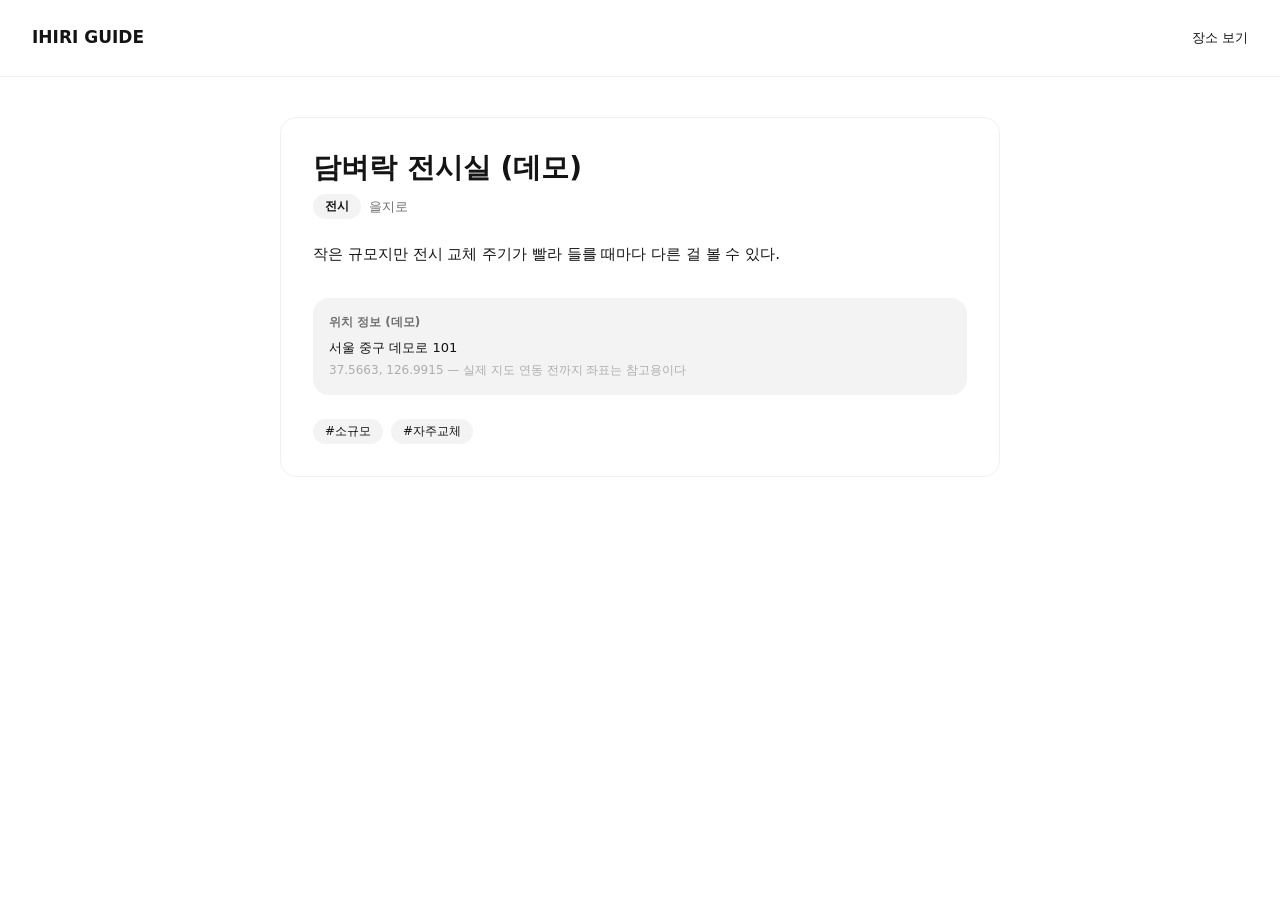
<file: ihiri-pickplace/places/demo-wall-gallery/index.html>
<!DOCTYPE html><!--T_Prrvd8GSF_u5_WhAFz8--><html lang="ko" class="h-full antialiased"><head><meta charSet="utf-8"/><meta name="viewport" content="width=device-width, initial-scale=1"/><link rel="stylesheet" href="/ihiri-pickplace/_next/static/css/95b7f43045d055ea.css" data-precedence="next"/><link rel="preload" as="script" fetchPriority="low" href="/ihiri-pickplace/_next/static/chunks/webpack-e9f0e71c3b3a4c23.js"/><script src="/ihiri-pickplace/_next/static/chunks/026dac2b-8129c9b4ce4fa42c.js" async=""></script><script src="/ihiri-pickplace/_next/static/chunks/955-4f0d7926146a3f36.js" async=""></script><script src="/ihiri-pickplace/_next/static/chunks/main-app-06295a3715cd279b.js" async=""></script><script src="/ihiri-pickplace/_next/static/chunks/307-0ffb631b9d63e69a.js" async=""></script><script src="/ihiri-pickplace/_next/static/chunks/app/places/%5Bslug%5D/page-3de51fe7ac013f81.js" async=""></script><meta name="theme-color" content="#141414"/><title>담벼락 전시실 (데모) — IHIRI GUIDE</title><meta name="description" content="직접 방문하고 추천하기로 고른 장소만 소개하는 개인 큐레이션 가이드 (데모 데이터, 실제 영업 중인 장소 정보 아님)"/><link rel="manifest" href="/ihiri-pickplace/manifest.webmanifest"/><link rel="icon" href="/ihiri-pickplace/icons/favicon.svg" type="image/svg+xml"/><link rel="apple-touch-icon" href="/ihiri-pickplace/icons/apple-touch-icon.png" sizes="180x180"/><script src="/ihiri-pickplace/_next/static/chunks/polyfills-42372ed130431b0a.js" noModule=""></script></head><body class="min-h-full flex flex-col bg-canvas text-ink"><div hidden=""><!--$--><!--/$--></div><header class="border-b border-hairline-soft"><div class="mx-auto max-w-[1440px] px-4 sm:px-6 lg:px-8 py-4 flex items-center justify-between"><a data-type="emphasis" class="inline-flex items-center min-h-11 text-emphasis font-semibold" href="/ihiri-pickplace/">IHIRI GUIDE</a><nav aria-label="주요 이동"><a data-type="body-sm" class="inline-flex items-center min-h-11 text-body-sm hover:text-accent transition-colors" href="/ihiri-pickplace/places/">장소 보기</a></nav></div></header><main class="flex-1 mx-auto max-w-[768px] px-4 sm:px-6 py-10 w-full"><article data-ui="card" class="rounded-card border border-hairline-soft p-8"><div class="flex flex-wrap items-start justify-between gap-3"><h1 data-type="title" class="text-title font-bold break-keep">담벼락 전시실 (데모)</h1></div><div class="flex items-center gap-2 mt-2"><span data-ui="pill" data-type="caption" class="rounded-pill bg-canvas-soft text-caption px-3 py-1 font-semibold">전시</span><span data-type="body-sm" class="text-body-sm text-text-muted">을지로</span></div><p data-type="body" class="text-body mt-6">작은 규모지만 전시 교체 주기가 빨라 들를 때마다 다른 걸 볼 수 있다.</p><div data-ui="card" class="mt-8 rounded-card bg-canvas-soft p-4"><p data-type="label" class="text-label font-semibold text-text-muted">위치 정보 (데모)</p><p data-type="body-sm" class="text-body-sm mt-2">서울 중구 데모로 101</p><p data-type="caption" class="text-caption text-text-faint mt-1">37.5663<!-- -->, <!-- -->126.9915<!-- --> — 실제 지도 연동 전까지 좌표는 참고용이다</p></div><ul class="flex flex-wrap gap-2 mt-6"><li data-ui="pill" data-type="caption" class="rounded-pill bg-canvas-soft text-caption px-3 py-1">#<!-- -->소규모</li><li data-ui="pill" data-type="caption" class="rounded-pill bg-canvas-soft text-caption px-3 py-1">#<!-- -->자주교체</li></ul></article></main><!--$--><!--/$--><script src="/ihiri-pickplace/_next/static/chunks/webpack-e9f0e71c3b3a4c23.js" id="_R_" async=""></script><script>(self.__next_f=self.__next_f||[]).push([0])</script><script>self.__next_f.push([1,"1:\"$Sreact.fragment\"\n2:I[2870,[],\"\"]\n3:I[1772,[],\"\"]\n5:I[1983,[],\"OutletBoundary\"]\n7:I[2830,[],\"AsyncMetadataOutlet\"]\n9:I[1983,[],\"ViewportBoundary\"]\nb:I[1983,[],\"MetadataBoundary\"]\nc:\"$Sreact.suspense\"\ne:I[5582,[],\"\"]\n:HL[\"/ihiri-pickplace/_next/static/css/95b7f43045d055ea.css\",\"style\"]\n"])</script><script>self.__next_f.push([1,"0:{\"P\":null,\"b\":\"T_Prrvd8GSF-u5-WhAFz8\",\"p\":\"/ihiri-pickplace\",\"c\":[\"\",\"places\",\"demo-wall-gallery\",\"\"],\"i\":false,\"f\":[[[\"\",{\"children\":[\"places\",{\"children\":[[\"slug\",\"demo-wall-gallery\",\"d\"],{\"children\":[\"__PAGE__\",{}]}]}]},\"$undefined\",\"$undefined\",true],[\"\",[\"$\",\"$1\",\"c\",{\"children\":[[[\"$\",\"link\",\"0\",{\"rel\":\"stylesheet\",\"href\":\"/ihiri-pickplace/_next/static/css/95b7f43045d055ea.css\",\"precedence\":\"next\",\"crossOrigin\":\"$undefined\",\"nonce\":\"$undefined\"}]],[\"$\",\"html\",null,{\"lang\":\"ko\",\"className\":\"h-full antialiased\",\"children\":[\"$\",\"body\",null,{\"className\":\"min-h-full flex flex-col bg-canvas text-ink\",\"children\":[\"$\",\"$L2\",null,{\"parallelRouterKey\":\"children\",\"error\":\"$undefined\",\"errorStyles\":\"$undefined\",\"errorScripts\":\"$undefined\",\"template\":[\"$\",\"$L3\",null,{}],\"templateStyles\":\"$undefined\",\"templateScripts\":\"$undefined\",\"notFound\":[[[\"$\",\"title\",null,{\"children\":\"404: This page could not be found.\"}],[\"$\",\"div\",null,{\"style\":{\"fontFamily\":\"system-ui,\\\"Segoe UI\\\",Roboto,Helvetica,Arial,sans-serif,\\\"Apple Color Emoji\\\",\\\"Segoe UI Emoji\\\"\",\"height\":\"100vh\",\"textAlign\":\"center\",\"display\":\"flex\",\"flexDirection\":\"column\",\"alignItems\":\"center\",\"justifyContent\":\"center\"},\"children\":[\"$\",\"div\",null,{\"children\":[[\"$\",\"style\",null,{\"dangerouslySetInnerHTML\":{\"__html\":\"body{color:#000;background:#fff;margin:0}.next-error-h1{border-right:1px solid rgba(0,0,0,.3)}@media (prefers-color-scheme:dark){body{color:#fff;background:#000}.next-error-h1{border-right:1px solid rgba(255,255,255,.3)}}\"}}],[\"$\",\"h1\",null,{\"className\":\"next-error-h1\",\"style\":{\"display\":\"inline-block\",\"margin\":\"0 20px 0 0\",\"padding\":\"0 23px 0 0\",\"fontSize\":24,\"fontWeight\":500,\"verticalAlign\":\"top\",\"lineHeight\":\"49px\"},\"children\":404}],[\"$\",\"div\",null,{\"style\":{\"display\":\"inline-block\"},\"children\":[\"$\",\"h2\",null,{\"style\":{\"fontSize\":14,\"fontWeight\":400,\"lineHeight\":\"49px\",\"margin\":0},\"children\":\"This page could not be found.\"}]}]]}]}]],[]],\"forbidden\":\"$undefined\",\"unauthorized\":\"$undefined\"}]}]}]]}],{\"children\":[\"places\",[\"$\",\"$1\",\"c\",{\"children\":[null,[\"$\",\"$L2\",null,{\"parallelRouterKey\":\"children\",\"error\":\"$undefined\",\"errorStyles\":\"$undefined\",\"errorScripts\":\"$undefined\",\"template\":[\"$\",\"$L3\",null,{}],\"templateStyles\":\"$undefined\",\"templateScripts\":\"$undefined\",\"notFound\":\"$undefined\",\"forbidden\":\"$undefined\",\"unauthorized\":\"$undefined\"}]]}],{\"children\":[[\"slug\",\"demo-wall-gallery\",\"d\"],[\"$\",\"$1\",\"c\",{\"children\":[null,[\"$\",\"$L2\",null,{\"parallelRouterKey\":\"children\",\"error\":\"$undefined\",\"errorStyles\":\"$undefined\",\"errorScripts\":\"$undefined\",\"template\":[\"$\",\"$L3\",null,{}],\"templateStyles\":\"$undefined\",\"templateScripts\":\"$undefined\",\"notFound\":\"$undefined\",\"forbidden\":\"$undefined\",\"unauthorized\":\"$undefined\"}]]}],{\"children\":[\"__PAGE__\",[\"$\",\"$1\",\"c\",{\"children\":[\"$L4\",null,[\"$\",\"$L5\",null,{\"children\":[\"$L6\",[\"$\",\"$L7\",null,{\"promise\":\"$@8\"}]]}]]}],{},null,false]},null,false]},null,false]},null,false],[\"$\",\"$1\",\"h\",{\"children\":[null,[[\"$\",\"$L9\",null,{\"children\":\"$La\"}],null],[\"$\",\"$Lb\",null,{\"children\":[\"$\",\"div\",null,{\"hidden\":true,\"children\":[\"$\",\"$c\",null,{\"fallback\":null,\"children\":\"$Ld\"}]}]}]]}],false]],\"m\":\"$undefined\",\"G\":[\"$e\",[]],\"s\":false,\"S\":true}\n"])</script><script>self.__next_f.push([1,"f:I[9307,[\"307\",\"static/chunks/307-0ffb631b9d63e69a.js\",\"781\",\"static/chunks/app/places/%5Bslug%5D/page-3de51fe7ac013f81.js\"],\"\"]\n"])</script><script>self.__next_f.push([1,"4:[[\"$\",\"header\",null,{\"className\":\"border-b border-hairline-soft\",\"children\":[\"$\",\"div\",null,{\"className\":\"mx-auto max-w-[1440px] px-4 sm:px-6 lg:px-8 py-4 flex items-center justify-between\",\"children\":[[\"$\",\"$Lf\",null,{\"href\":\"/\",\"data-type\":\"emphasis\",\"className\":\"inline-flex items-center min-h-11 text-emphasis font-semibold\",\"children\":\"IHIRI GUIDE\"}],[\"$\",\"nav\",null,{\"aria-label\":\"주요 이동\",\"children\":[\"$\",\"$Lf\",null,{\"href\":\"/places\",\"data-type\":\"body-sm\",\"className\":\"inline-flex items-center min-h-11 text-body-sm hover:text-accent transition-colors\",\"children\":\"장소 보기\"}]}]]}]}],[\"$\",\"main\",null,{\"className\":\"flex-1 mx-auto max-w-[768px] px-4 sm:px-6 py-10 w-full\",\"children\":[\"$\",\"article\",null,{\"data-ui\":\"card\",\"className\":\"rounded-card border border-hairline-soft p-8\",\"children\":[[\"$\",\"div\",null,{\"className\":\"flex flex-wrap items-start justify-between gap-3\",\"children\":[[\"$\",\"h1\",null,{\"data-type\":\"title\",\"className\":\"text-title font-bold break-keep\",\"children\":\"담벼락 전시실 (데모)\"}],false]}],[\"$\",\"div\",null,{\"className\":\"flex items-center gap-2 mt-2\",\"children\":[[\"$\",\"span\",null,{\"data-ui\":\"pill\",\"data-type\":\"caption\",\"className\":\"rounded-pill bg-canvas-soft text-caption px-3 py-1 font-semibold\",\"children\":\"전시\"}],[\"$\",\"span\",null,{\"data-type\":\"body-sm\",\"className\":\"text-body-sm text-text-muted\",\"children\":\"을지로\"}]]}],[\"$\",\"p\",null,{\"data-type\":\"body\",\"className\":\"text-body mt-6\",\"children\":\"작은 규모지만 전시 교체 주기가 빨라 들를 때마다 다른 걸 볼 수 있다.\"}],[\"$\",\"div\",null,{\"data-ui\":\"card\",\"className\":\"mt-8 rounded-card bg-canvas-soft p-4\",\"children\":[[\"$\",\"p\",null,{\"data-type\":\"label\",\"className\":\"text-label font-semibold text-text-muted\",\"children\":\"위치 정보 (데모)\"}],[\"$\",\"p\",null,{\"data-type\":\"body-sm\",\"className\":\"text-body-sm mt-2\",\"children\":\"서울 중구 데모로 101\"}],[\"$\",\"p\",null,{\"data-type\":\"caption\",\"className\":\"text-caption text-text-faint mt-1\",\"children\":[37.5663,\", \",126.9915,\" — 실제 지도 연동 전까지 좌표는 참고용이다\"]}]]}],[\"$\",\"ul\",null,{\"className\":\"flex flex-wrap gap-2 mt-6\",\"children\":[[\"$\",\"li\",\"소규모\",{\"data-ui\":\"pill\",\"data-type\":\"caption\",\"className\":\"rounded-pill bg-canvas-soft text-caption px-3 py-1\",\"children\":[\"#\",\"소규모\"]}],[\"$\",\"li\",\"자주교체\",{\"data-ui\":\"pill\",\"data-type\":\"caption\",\"className\":\"rounded-pill bg-canvas-soft text-caption px-3 py-1\",\"children\":[\"#\",\"자주교체\"]}]]}]]}]}]]\n"])</script><script>self.__next_f.push([1,"a:[[\"$\",\"meta\",\"0\",{\"charSet\":\"utf-8\"}],[\"$\",\"meta\",\"1\",{\"name\":\"viewport\",\"content\":\"width=device-width, initial-scale=1\"}],[\"$\",\"meta\",\"2\",{\"name\":\"theme-color\",\"content\":\"#141414\"}]]\n6:null\n"])</script><script>self.__next_f.push([1,"10:I[4606,[],\"IconMark\"]\n8:{\"metadata\":[[\"$\",\"title\",\"0\",{\"children\":\"담벼락 전시실 (데모) — IHIRI GUIDE\"}],[\"$\",\"meta\",\"1\",{\"name\":\"description\",\"content\":\"직접 방문하고 추천하기로 고른 장소만 소개하는 개인 큐레이션 가이드 (데모 데이터, 실제 영업 중인 장소 정보 아님)\"}],[\"$\",\"link\",\"2\",{\"rel\":\"manifest\",\"href\":\"/ihiri-pickplace/manifest.webmanifest\",\"crossOrigin\":\"$undefined\"}],[\"$\",\"link\",\"3\",{\"rel\":\"icon\",\"href\":\"/ihiri-pickplace/icons/favicon.svg\",\"type\":\"image/svg+xml\"}],[\"$\",\"link\",\"4\",{\"rel\":\"apple-touch-icon\",\"href\":\"/ihiri-pickplace/icons/apple-touch-icon.png\",\"sizes\":\"180x180\"}],[\"$\",\"$L10\",\"5\",{}]],\"error\":null,\"digest\":\"$undefined\"}\n"])</script><script>self.__next_f.push([1,"d:\"$8:metadata\"\n"])</script></body></html>
</file>
<file: ihiri-pickplace/_next/static/css/95b7f43045d055ea.css>
/*! tailwindcss v4.3.3 | MIT License | https://tailwindcss.com */@layer properties{@supports (((-webkit-hyphens:none)) and (not (margin-trim:inline))) or ((-moz-orient:inline) and (not (color:rgb(from red r g b)))){*,::backdrop,:after,:before{--tw-border-style:solid;--tw-font-weight:initial;--tw-blur:initial;--tw-brightness:initial;--tw-contrast:initial;--tw-grayscale:initial;--tw-hue-rotate:initial;--tw-invert:initial;--tw-opacity:initial;--tw-saturate:initial;--tw-sepia:initial;--tw-drop-shadow:initial;--tw-drop-shadow-color:initial;--tw-drop-shadow-alpha:100%;--tw-drop-shadow-size:initial}}}@layer theme{:host,:root{--font-sans:"Pretendard Variable",Pretendard,-apple-system,BlinkMacSystemFont,system-ui,sans-serif;--font-mono:ui-monospace,SFMono-Regular,Menlo,Monaco,Consolas,"Liberation Mono","Courier New",monospace;--color-white:#fff;--spacing:.25rem;--font-weight-light:300;--font-weight-semibold:600;--font-weight-bold:700;--default-transition-duration:.15s;--default-transition-timing-function:cubic-bezier(.4,0,.2,1);--default-font-family:var(--font-sans);--default-mono-font-family:var(--font-mono);--color-ink:#141414;--color-ink-soft:#262626;--color-canvas:#fff;--color-canvas-soft:#f3f3f3;--color-field:#f0f0f0;--color-hairline-soft:#f0f0f0;--color-hairline:#e0e0e0;--color-text-muted:#707070;--color-text-faint:#adadad;--color-accent:#06f;--color-pick:var(--color-ink);--color-pick-foreground:var(--color-canvas);--radius-control:12px;--radius-card:16px;--radius-pill:9999px;--text-display:2rem;--text-display--line-height:1.3;--text-title:1.75rem;--text-title--line-height:1.3;--text-section:1.5rem;--text-section--line-height:1.35;--text-subsection:1.25rem;--text-subsection--line-height:1.35;--text-emphasis:1.0625rem;--text-emphasis--line-height:1.4;--text-body-lg:1.0625rem;--text-body-lg--line-height:1.5;--text-body:.9375rem;--text-body--line-height:1.5;--text-body-sm:.8125rem;--text-body-sm--line-height:1.5;--text-label:.75rem;--text-label--line-height:1.4;--text-caption:.75rem;--text-caption--line-height:1.4}}@layer base{*,::backdrop,:after,:before{box-sizing:border-box;border:0 solid;margin:0;padding:0}::file-selector-button{box-sizing:border-box;border:0 solid;margin:0;padding:0}:host,html{-webkit-text-size-adjust:100%;tab-size:4;line-height:1.5;font-family:var(--default-font-family,-apple-system,BlinkMacSystemFont,"Segoe UI",Roboto,"Helvetica Neue","Noto Sans",Arial,sans-serif,"Apple Color Emoji","Segoe UI Emoji","Segoe UI Symbol","Noto Color Emoji");font-feature-settings:var(--default-font-feature-settings,normal);font-variation-settings:var(--default-font-variation-settings,normal);-webkit-tap-highlight-color:transparent}hr{height:0;color:inherit;border-top-width:1px}abbr:where([title]){-webkit-text-decoration:underline dotted;text-decoration:underline dotted}h1,h2,h3,h4,h5,h6{font-size:inherit;font-weight:inherit}a{color:inherit;-webkit-text-decoration:inherit;text-decoration:inherit}b,strong{font-weight:bolder}code,kbd,pre,samp{font-family:var(--default-mono-font-family,ui-monospace,SFMono-Regular,Menlo,Monaco,Consolas,"Liberation Mono","Courier New",monospace);font-feature-settings:var(--default-mono-font-feature-settings,normal);font-variation-settings:var(--default-mono-font-variation-settings,normal);font-size:1em}small{font-size:80%}sub,sup{vertical-align:baseline;font-size:75%;line-height:0;position:relative}sub{bottom:-.25em}sup{top:-.5em}table{text-indent:0;border-color:inherit;border-collapse:collapse}:-moz-focusring:where(:not(iframe)){outline:auto}progress{vertical-align:baseline}summary{display:list-item}menu,ol,ul{list-style:none}audio,canvas,embed,iframe,img,object,svg,video{vertical-align:middle;display:block}img,video{max-width:100%;height:auto}button,input,optgroup,select,textarea{font:inherit;font-feature-settings:inherit;font-variation-settings:inherit;letter-spacing:inherit;color:inherit;opacity:1;background-color:#0000;border-radius:0}::file-selector-button{font:inherit;font-feature-settings:inherit;font-variation-settings:inherit;letter-spacing:inherit;color:inherit;opacity:1;background-color:#0000;border-radius:0}:where(select:is([multiple],[size])) optgroup{font-weight:bolder}:where(select:is([multiple],[size])) optgroup option{padding-inline-start:20px}::file-selector-button{margin-inline-end:4px}::placeholder{opacity:1}@supports (not ((-webkit-appearance:-apple-pay-button))) or (contain-intrinsic-size:1px){::placeholder{color:currentColor}@supports (color:color-mix(in lab,red,red)){::placeholder{color:color-mix(in oklab,currentcolor 50%,transparent)}}}textarea{resize:vertical}::-webkit-search-decoration{-webkit-appearance:none}::-webkit-date-and-time-value{min-height:1lh;text-align:inherit}::-webkit-datetime-edit{display:inline-flex}::-webkit-datetime-edit-fields-wrapper{padding:0}::-webkit-datetime-edit,::-webkit-datetime-edit-year-field{padding-block:0}::-webkit-datetime-edit-day-field,::-webkit-datetime-edit-month-field{padding-block:0}::-webkit-datetime-edit-hour-field,::-webkit-datetime-edit-minute-field{padding-block:0}::-webkit-datetime-edit-millisecond-field,::-webkit-datetime-edit-second-field{padding-block:0}::-webkit-datetime-edit-meridiem-field{padding-block:0}::-webkit-calendar-picker-indicator{line-height:1}:-moz-ui-invalid{box-shadow:none}button,input:where([type=button],[type=reset],[type=submit]){appearance:button}::file-selector-button{appearance:button}::-webkit-inner-spin-button,::-webkit-outer-spin-button{height:auto}[hidden]:where(:not([hidden=until-found])){display:none!important}}@layer components;@layer utilities{.visible{visibility:visible}.mx-auto{margin-inline:auto}.mt-1{margin-top:var(--spacing)}.mt-2{margin-top:calc(var(--spacing) * 2)}.mt-3{margin-top:calc(var(--spacing) * 3)}.mt-4{margin-top:calc(var(--spacing) * 4)}.mt-6{margin-top:calc(var(--spacing) * 6)}.mt-8{margin-top:calc(var(--spacing) * 8)}.mb-6{margin-bottom:calc(var(--spacing) * 6)}.block{display:block}.contents{display:contents}.flex{display:flex}.grid{display:grid}.inline-flex{display:inline-flex}.h-full{height:100%}.min-h-11{min-height:calc(var(--spacing) * 11)}.min-h-full{min-height:100%}.w-full{width:100%}.max-w-\[640px\]{max-width:640px}.max-w-\[720px\]{max-width:720px}.max-w-\[768px\]{max-width:768px}.max-w-\[1440px\]{max-width:1440px}.flex-1{flex:1}.shrink-0{flex-shrink:0}.grid-cols-1{grid-template-columns:repeat(1,minmax(0,1fr))}.flex-col{flex-direction:column}.flex-wrap{flex-wrap:wrap}.items-center{align-items:center}.items-start{align-items:flex-start}.justify-between{justify-content:space-between}.justify-center{justify-content:center}.gap-1{gap:var(--spacing)}.gap-2{gap:calc(var(--spacing) * 2)}.gap-3{gap:calc(var(--spacing) * 3)}.gap-4{gap:calc(var(--spacing) * 4)}.gap-6{gap:calc(var(--spacing) * 6)}.rounded-card{border-radius:var(--radius-card)}.rounded-control{border-radius:var(--radius-control)}.rounded-pill{border-radius:var(--radius-pill)}.border{border-style:var(--tw-border-style);border-width:1px}.border-b{border-bottom-style:var(--tw-border-style);border-bottom-width:1px}.border-dashed{--tw-border-style:dashed;border-style:dashed}.border-hairline{border-color:var(--color-hairline)}.border-hairline-soft{border-color:var(--color-hairline-soft)}.border-ink{border-color:var(--color-ink)}.bg-canvas{background-color:var(--color-canvas)}.bg-canvas-soft{background-color:var(--color-canvas-soft)}.bg-ink{background-color:var(--color-ink)}.bg-pick{background-color:var(--color-pick)}.p-4{padding:calc(var(--spacing) * 4)}.p-6{padding:calc(var(--spacing) * 6)}.p-8{padding:calc(var(--spacing) * 8)}.px-3{padding-inline:calc(var(--spacing) * 3)}.px-4{padding-inline:calc(var(--spacing) * 4)}.py-1{padding-block:var(--spacing)}.py-2{padding-block:calc(var(--spacing) * 2)}.py-3{padding-block:calc(var(--spacing) * 3)}.py-4{padding-block:calc(var(--spacing) * 4)}.py-10{padding-block:calc(var(--spacing) * 10)}.py-12{padding-block:calc(var(--spacing) * 12)}.pb-10{padding-bottom:calc(var(--spacing) * 10)}.pb-12{padding-bottom:calc(var(--spacing) * 12)}.pb-16{padding-bottom:calc(var(--spacing) * 16)}.text-center{text-align:center}.text-body{font-size:var(--text-body);line-height:var(--tw-leading,var(--text-body--line-height))}.text-body-lg{font-size:var(--text-body-lg);line-height:var(--tw-leading,var(--text-body-lg--line-height))}.text-body-sm{font-size:var(--text-body-sm);line-height:var(--tw-leading,var(--text-body-sm--line-height))}.text-caption{font-size:var(--text-caption);line-height:var(--tw-leading,var(--text-caption--line-height))}.text-display{font-size:var(--text-display);line-height:var(--tw-leading,var(--text-display--line-height))}.text-emphasis{font-size:var(--text-emphasis);line-height:var(--tw-leading,var(--text-emphasis--line-height))}.text-label{font-size:var(--text-label);line-height:var(--tw-leading,var(--text-label--line-height))}.text-section{font-size:var(--text-section);line-height:var(--tw-leading,var(--text-section--line-height))}.text-subsection{font-size:var(--text-subsection);line-height:var(--tw-leading,var(--text-subsection--line-height))}.text-title{font-size:var(--text-title);line-height:var(--tw-leading,var(--text-title--line-height))}.font-bold{--tw-font-weight:var(--font-weight-bold);font-weight:var(--font-weight-bold)}.font-light{--tw-font-weight:var(--font-weight-light);font-weight:var(--font-weight-light)}.font-semibold{--tw-font-weight:var(--font-weight-semibold);font-weight:var(--font-weight-semibold)}.break-keep{word-break:keep-all}.text-ink{color:var(--color-ink)}.text-ink-soft{color:var(--color-ink-soft)}.text-pick-foreground{color:var(--color-pick-foreground)}.text-text-faint{color:var(--color-text-faint)}.text-text-muted{color:var(--color-text-muted)}.text-white{color:var(--color-white)}.antialiased{-webkit-font-smoothing:antialiased;-moz-osx-font-smoothing:grayscale}.filter{filter:var(--tw-blur,) var(--tw-brightness,) var(--tw-contrast,) var(--tw-grayscale,) var(--tw-hue-rotate,) var(--tw-invert,) var(--tw-saturate,) var(--tw-sepia,) var(--tw-drop-shadow,)}.transition-colors{transition-property:color,background-color,border-color,outline-color,text-decoration-color,fill,stroke,--tw-gradient-from,--tw-gradient-via,--tw-gradient-to;transition-timing-function:var(--tw-ease,var(--default-transition-timing-function));transition-duration:var(--tw-duration,var(--default-transition-duration))}@media (hover:hover){.hover\:border-hairline:hover{border-color:var(--color-hairline)}.hover\:bg-canvas-soft:hover{background-color:var(--color-canvas-soft)}.hover\:bg-field:hover{background-color:var(--color-field)}.hover\:bg-ink-soft:hover{background-color:var(--color-ink-soft)}.hover\:text-accent:hover{color:var(--color-accent)}}@media (min-width:40rem){.sm\:grid-cols-2{grid-template-columns:repeat(2,minmax(0,1fr))}.sm\:px-6{padding-inline:calc(var(--spacing) * 6)}}@media (min-width:64rem){.lg\:grid-cols-3{grid-template-columns:repeat(3,minmax(0,1fr))}.lg\:px-8{padding-inline:calc(var(--spacing) * 8)}}}body{background:var(--color-canvas);color:var(--color-ink);font-family:Pretendard Variable,Pretendard,-apple-system,BlinkMacSystemFont,system-ui,sans-serif;line-height:1.5}:focus-visible{outline:2px solid var(--color-accent);outline-offset:2px;border-radius:12px}@media (prefers-reduced-motion:reduce){*,:after,:before{transition-duration:.01ms!important;animation-duration:.01ms!important;animation-iteration-count:1!important}}@property --tw-border-style{syntax:"*";inherits:false;initial-value:solid}@property --tw-font-weight{syntax:"*";inherits:false}@property --tw-blur{syntax:"*";inherits:false}@property --tw-brightness{syntax:"*";inherits:false}@property --tw-contrast{syntax:"*";inherits:false}@property --tw-grayscale{syntax:"*";inherits:false}@property --tw-hue-rotate{syntax:"*";inherits:false}@property --tw-invert{syntax:"*";inherits:false}@property --tw-opacity{syntax:"*";inherits:false}@property --tw-saturate{syntax:"*";inherits:false}@property --tw-sepia{syntax:"*";inherits:false}@property --tw-drop-shadow{syntax:"*";inherits:false}@property --tw-drop-shadow-color{syntax:"*";inherits:false}@property --tw-drop-shadow-alpha{syntax:"<percentage>";inherits:false;initial-value:100%}@property --tw-drop-shadow-size{syntax:"*";inherits:false}
</file>
